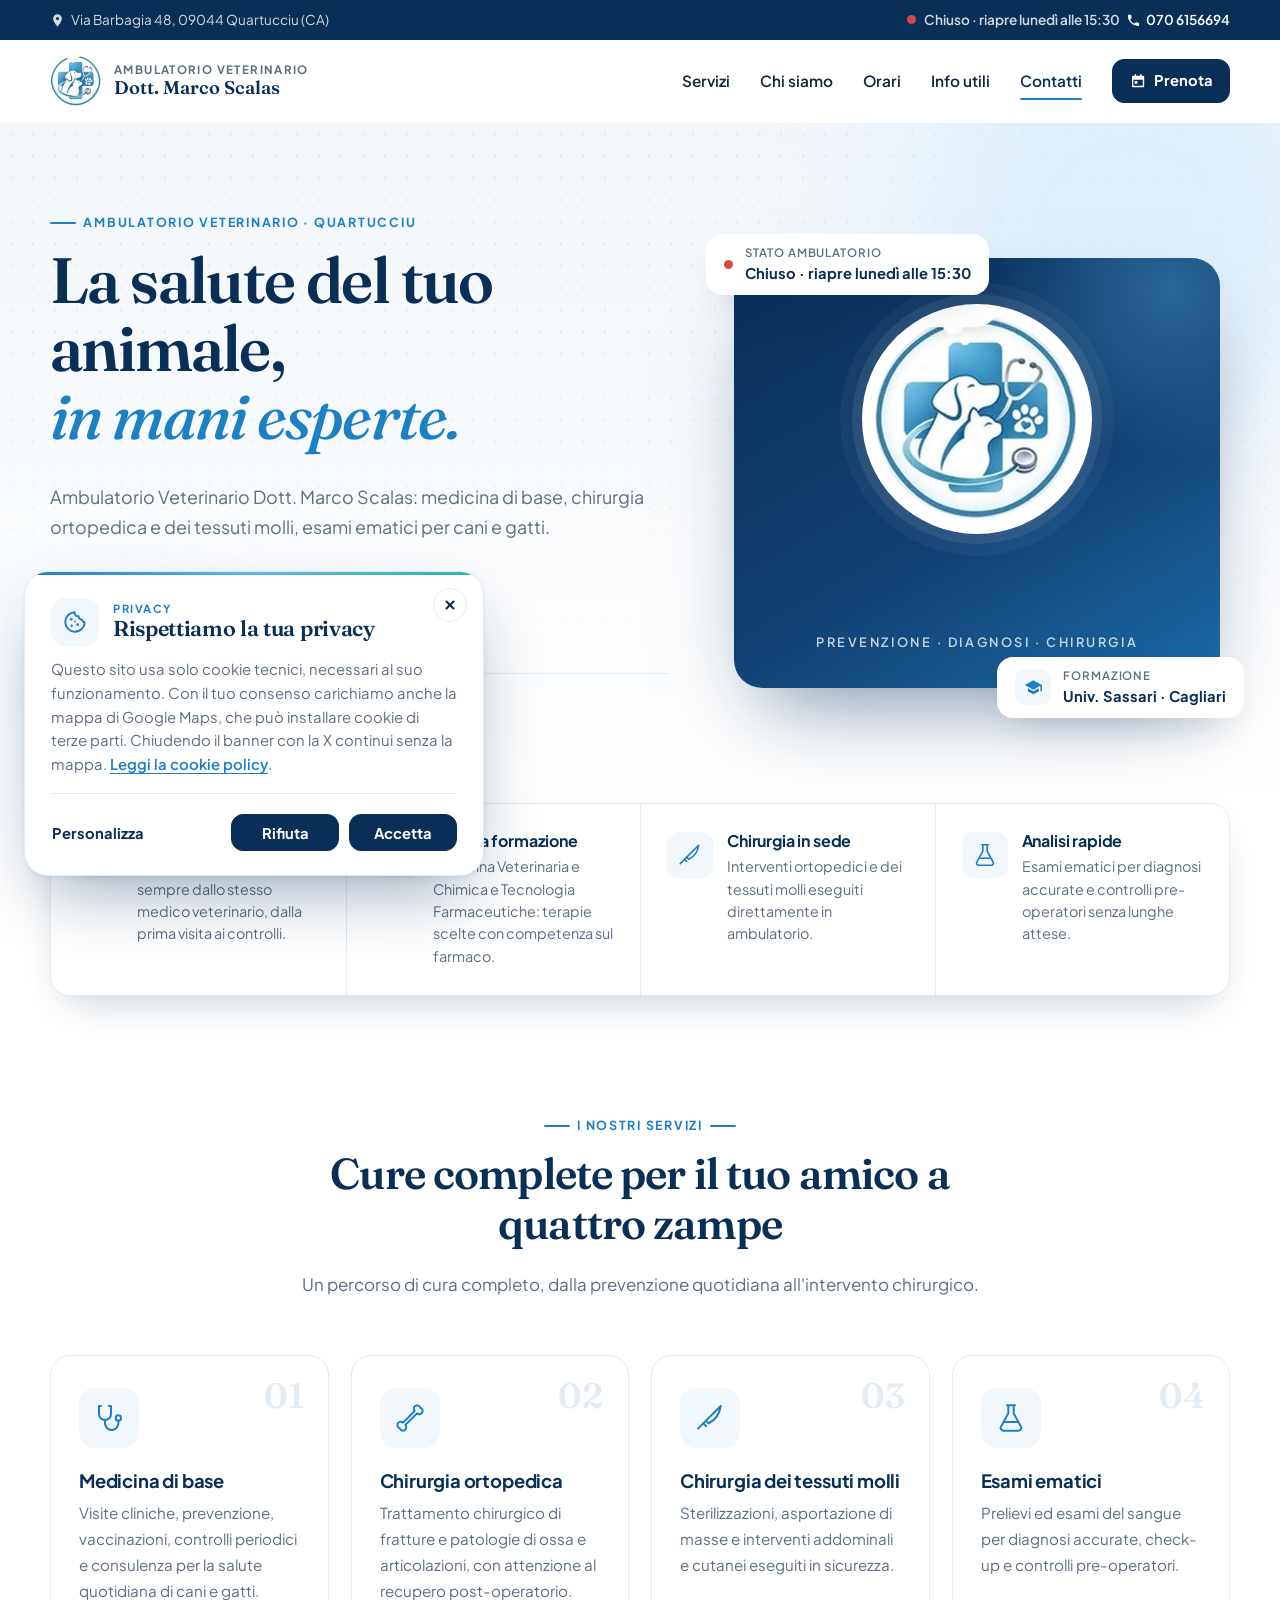
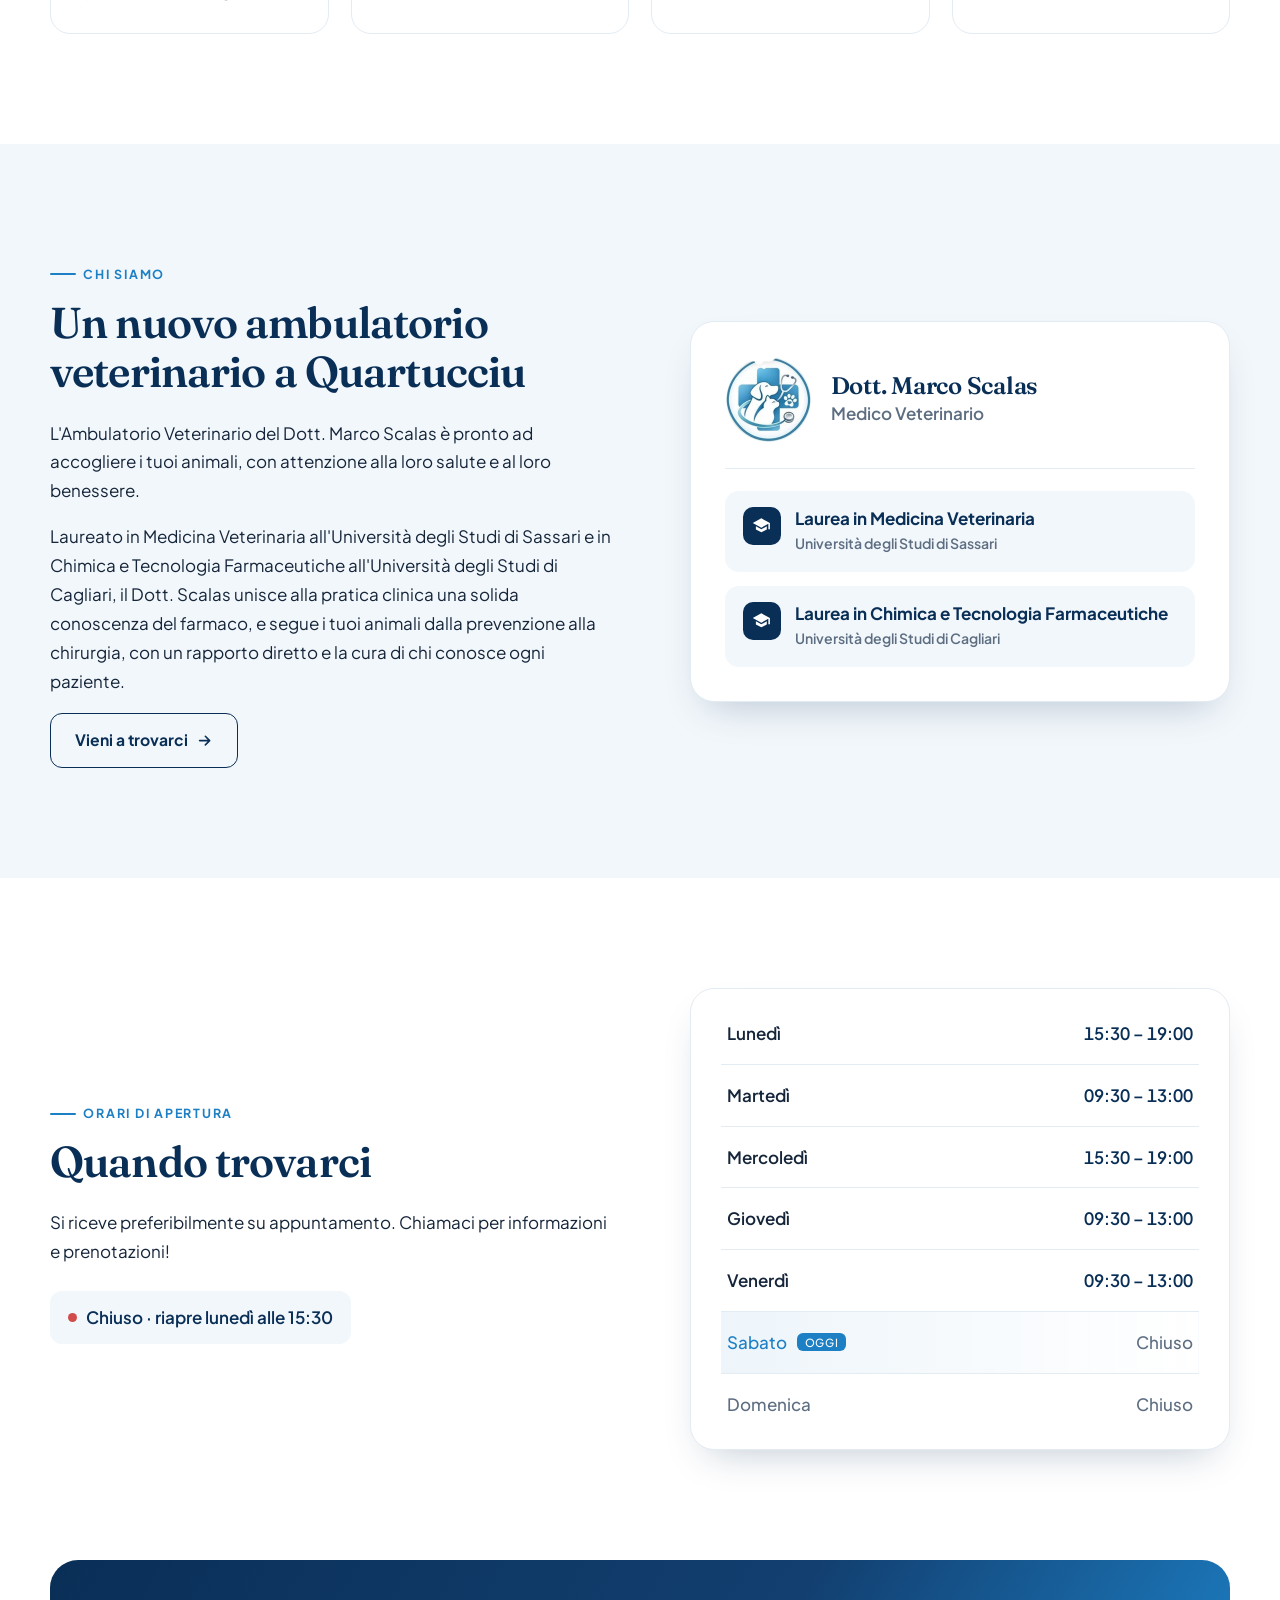
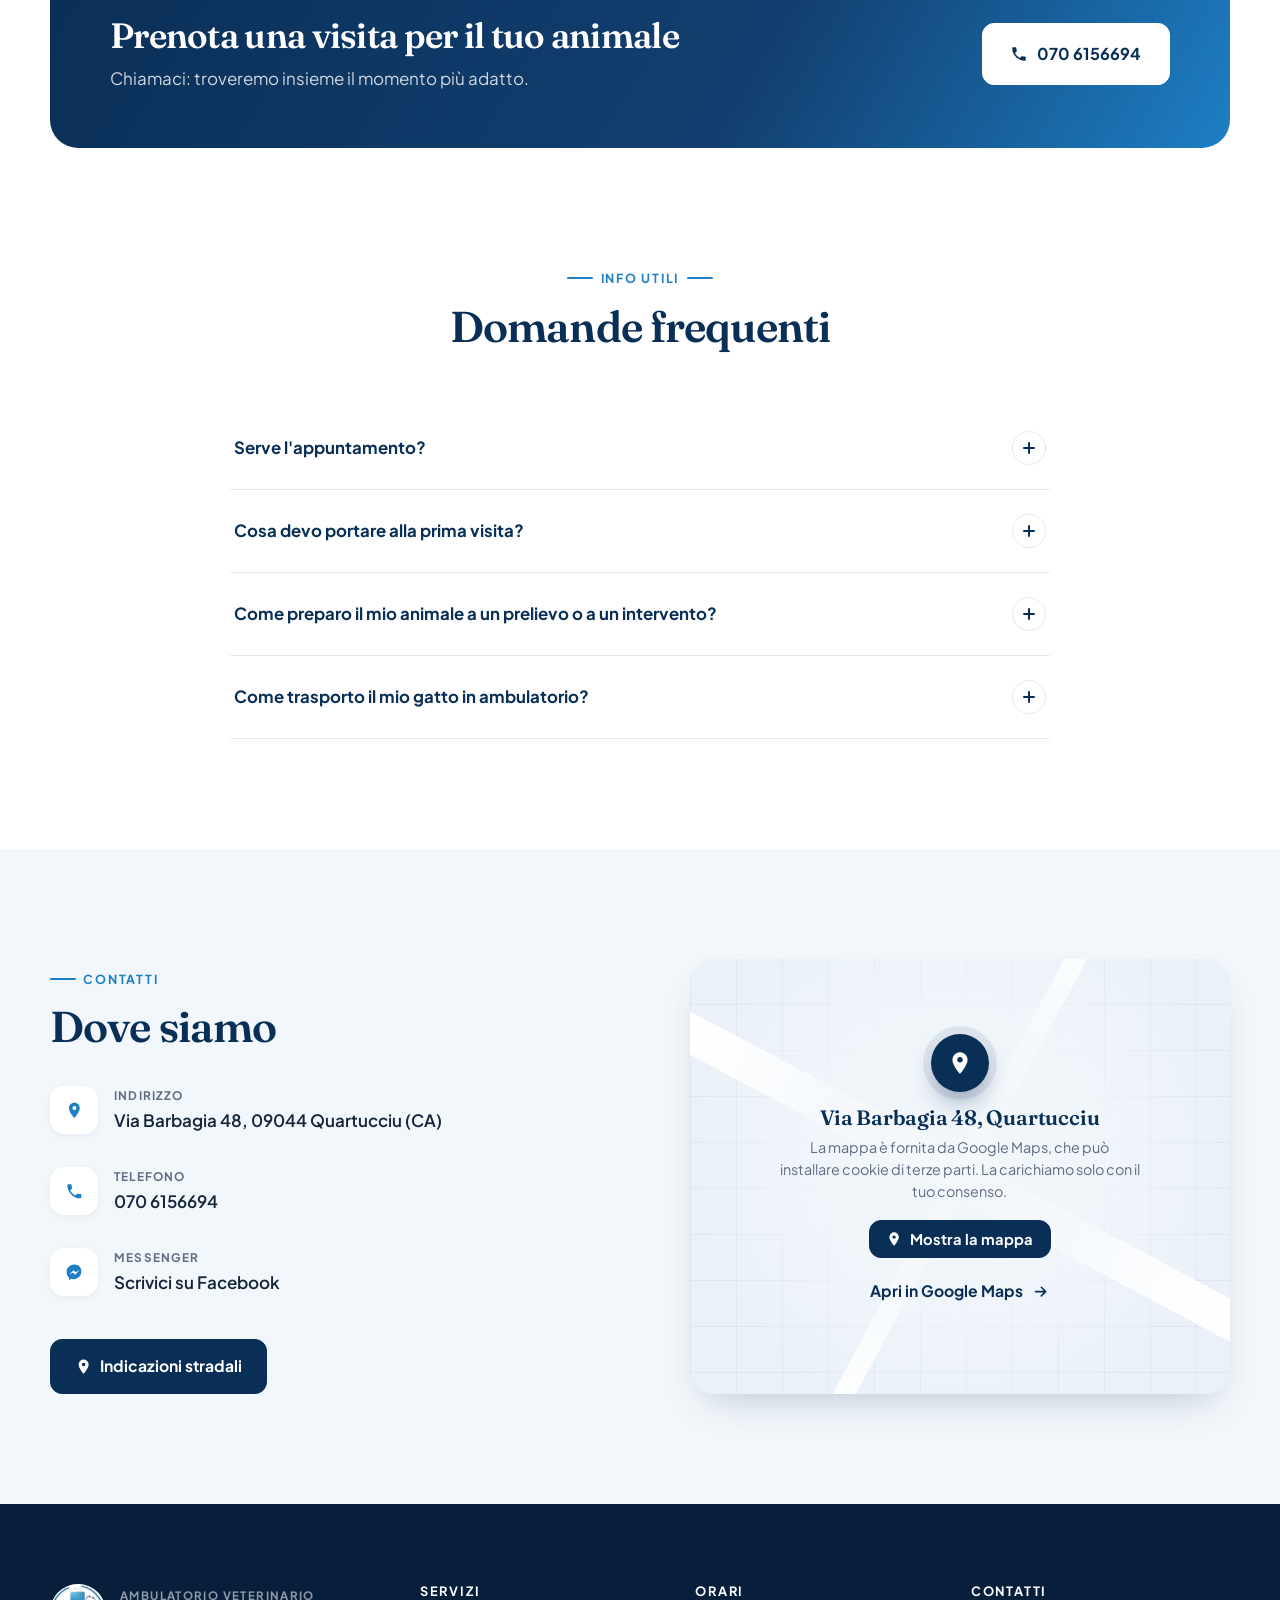
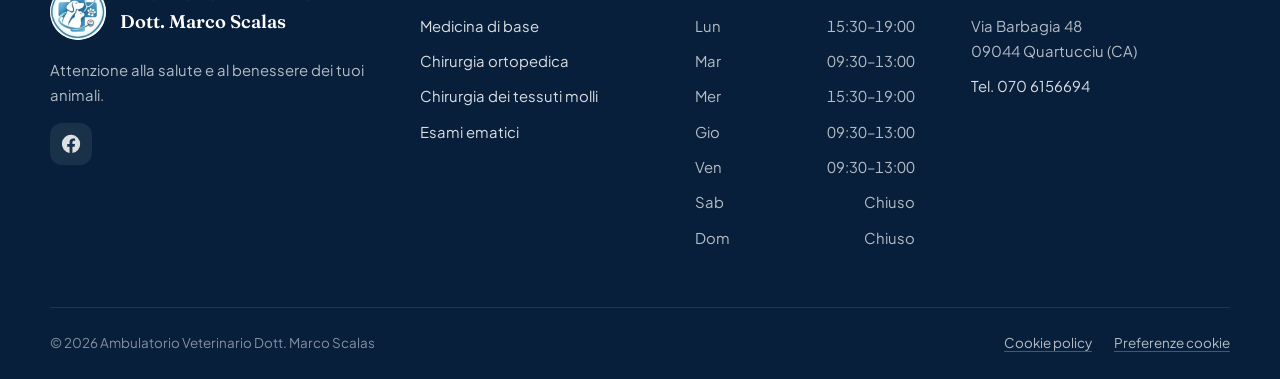
<file: index.html>
<!doctype html> <html lang="it"> <head> <meta charset="utf-8"> <meta name="viewport" content="width=device-width, initial-scale=1"> <meta name="theme-color" content="#0a2f57"> <script>document.documentElement.classList.add('js');</script> <title>Ambulatorio Veterinario Dott. Marco Scalas | Ambulatorio veterinario a Quartucciu (CA)</title> <meta name="generator" content="Jekyll v4.4.1"/> <meta property="og:title" content="Ambulatorio Veterinario Dott. Marco Scalas"/> <meta property="og:locale" content="it_IT"/> <meta name="description" content="Ambulatorio Veterinario del Dott. Marco Scalas a Quartucciu (CA): medicina di base, chirurgia ortopedica, chirurgia dei tessuti molli ed esami ematici per cani e gatti. Via Barbagia 48 – Tel. 070 6156694."/> <meta name="twitter:description" property="og:description" content="Ambulatorio Veterinario del Dott. Marco Scalas a Quartucciu (CA): medicina di base, chirurgia ortopedica, chirurgia dei tessuti molli ed esami ematici per cani e gatti. Via Barbagia 48 – Tel. 070 6156694."/> <link rel="canonical" href="http://localhost:4000/"/> <meta property="og:url" content="http://localhost:4000/"/> <meta property="og:site_name" content="Ambulatorio Veterinario Dott. Marco Scalas"/> <meta property="og:type" content="website"/> <meta name="twitter:card" content="summary"/> <meta name="twitter:title" content="Ambulatorio Veterinario Dott. Marco Scalas"/> <script type="application/ld+json">{"@context":"https://schema.org","@type":"WebSite","description":"Ambulatorio Veterinario del Dott. Marco Scalas a Quartucciu (CA): medicina di base, chirurgia ortopedica, chirurgia dei tessuti molli ed esami ematici per cani e gatti. Via Barbagia 48 – Tel. 070 6156694.","headline":"Ambulatorio Veterinario Dott. Marco Scalas","name":"Ambulatorio Veterinario Dott. Marco Scalas","publisher":{"@type":"Organization","logo":{"@type":"ImageObject","url":"http://localhost:4000/assets/images/logo.png"}},"sameAs":["https://www.facebook.com/dottscalas"],"url":"http://localhost:4000/"}</script> <link rel="icon" type="image/png" href="/assets/images/favicon.png"> <link rel="apple-touch-icon" href="/assets/images/logo.png"> <link rel="preload" href="/assets/fonts/plus-jakarta-sans-latin-wght-normal.woff2" as="font" type="font/woff2" crossorigin> <link rel="preload" href="/assets/fonts/fraunces-latin-standard-normal.woff2" as="font" type="font/woff2" crossorigin> <link rel="stylesheet" href="/assets/css/main.css"> <script type="application/ld+json">{"@context":"https://schema.org","@type":"VeterinaryCare","name":"Ambulatorio Veterinario Dott. Marco Scalas","image":"http://localhost:4000/assets/images/logo.png","url":"http://localhost:4000/","telephone":"+390706156694","address":{"@type":"PostalAddress","streetAddress":"Via Barbagia 48","postalCode":"09044","addressLocality":"Quartucciu","addressRegion":"CA","addressCountry":"IT"},"openingHoursSpecification":[{"@type":"OpeningHoursSpecification","dayOfWeek":"https://schema.org/Monday","opens":"15:30","closes":"19:00"},{"@type":"OpeningHoursSpecification","dayOfWeek":"https://schema.org/Tuesday","opens":"09:30","closes":"13:00"},{"@type":"OpeningHoursSpecification","dayOfWeek":"https://schema.org/Wednesday","opens":"15:30","closes":"19:00"},{"@type":"OpeningHoursSpecification","dayOfWeek":"https://schema.org/Thursday","opens":"09:30","closes":"13:00"},{"@type":"OpeningHoursSpecification","dayOfWeek":"https://schema.org/Friday","opens":"09:30","closes":"13:00"}],"sameAs":["https://www.facebook.com/dottscalas"]}</script> </head> <body> <a class="skip-link" href="#main">Vai al contenuto</a> <div class="topbar"> <div class="container topbar-inner"> <span><svg class="icon" viewBox="0 0 24 24" aria-hidden="true"><path fill="currentColor" d="M12 2a7 7 0 0 0-7 7c0 5.25 7 13 7 13s7-7.75 7-13a7 7 0 0 0-7-7zm0 9.5A2.5 2.5 0 1 1 12 6.5a2.5 2.5 0 0 1 0 5z"/></svg> Via Barbagia 48, 09044 Quartucciu (CA)</span> <span class="topbar-right"> <span class="status" data-status><span class="status-dot"></span><span data-status-text>Orari di apertura</span></span> <a href="tel:+390706156694"><svg class="icon" viewBox="0 0 24 24" aria-hidden="true"><path fill="currentColor" d="M6.6 10.8a15.1 15.1 0 0 0 6.6 6.6l2.2-2.2a1 1 0 0 1 1-.25 11.4 11.4 0 0 0 3.6.57 1 1 0 0 1 1 1V20a1 1 0 0 1-1 1A17 17 0 0 1 3 4a1 1 0 0 1 1-1h3.5a1 1 0 0 1 1 1c0 1.25.2 2.45.57 3.57a1 1 0 0 1-.25 1z"/></svg> 070 6156694</a> </span> </div> </div> <header class="site-header"> <div class="container header-inner"> <a class="brand" href="#top" aria-label="Ambulatorio Veterinario Dott. Marco Scalas – torna all'inizio"> <img src="/assets/images/logo.png" alt="" width="52" height="52"> <span class="brand-text"> <span class="brand-small">Ambulatorio Veterinario</span> <strong>Dott. Marco Scalas</strong> </span> </a> <button class="nav-toggle" aria-controls="menu" aria-expanded="false" aria-label="Apri il menu"> <span></span><span></span><span></span> </button> <nav id="menu" class="nav" aria-label="Menu principale"> <a href="#servizi">Servizi</a> <a href="#chi-siamo">Chi siamo</a> <a href="#orari">Orari</a> <a href="#faq">Info utili</a> <a href="#contatti">Contatti</a> <a class="btn btn-small" href="tel:+390706156694"><svg class="icon" viewBox="0 0 24 24" aria-hidden="true"><path fill="currentColor" d="M7 2h2v2h6V2h2v2h3a1 1 0 0 1 1 1v15a1 1 0 0 1-1 1H4a1 1 0 0 1-1-1V5a1 1 0 0 1 1-1h3zm12 8H5v9h14zM7 12h4v4H7z"/></svg> Prenota</a> </nav> </div> </header> <main id="main"> <section class="hero" id="top"> <div class="hero-bg" aria-hidden="true"><span class="orb orb-1"></span><span class="orb orb-2"></span></div> <div class="container hero-inner"> <div class="hero-text"> <p class="eyebrow anim" style="--d:0">Ambulatorio veterinario · Quartucciu</p> <h1 class="anim" style="--d:1">La salute del tuo animale,<br><em>in mani esperte.</em></h1> <p class="lead anim" style="--d:2">Ambulatorio Veterinario Dott. Marco Scalas: medicina di base, chirurgia ortopedica e dei tessuti molli, esami ematici per cani e gatti.</p> <div class="hero-actions anim" style="--d:3"> <a class="btn btn-lg" href="tel:+390706156694"><svg class="icon" viewBox="0 0 24 24" aria-hidden="true"><path fill="currentColor" d="M6.6 10.8a15.1 15.1 0 0 0 6.6 6.6l2.2-2.2a1 1 0 0 1 1-.25 11.4 11.4 0 0 0 3.6.57 1 1 0 0 1 1 1V20a1 1 0 0 1-1 1A17 17 0 0 1 3 4a1 1 0 0 1 1-1h3.5a1 1 0 0 1 1 1c0 1.25.2 2.45.57 3.57a1 1 0 0 1-.25 1z"/></svg> Prenota una visita</a> <a class="btn btn-link" href="#servizi">Scopri i servizi <svg class="icon" viewBox="0 0 24 24" aria-hidden="true"><path fill="none" stroke="currentColor" stroke-width="2.2" stroke-linecap="round" stroke-linejoin="round" d="M5 12h14M13 6l6 6-6 6"/></svg></a> </div> <ul class="hero-meta anim" style="--d:4"> <li><strong>070 6156694</strong><span>Informazioni e appuntamenti</span></li> <li><strong>Via Barbagia 48</strong><span>09044 Quartucciu (CA)</span></li> </ul> </div> <div class="hero-visual anim" style="--d:2" aria-hidden="true"> <div class="visual-card"> <div class="visual-logo"><img src="/assets/images/logo.png" alt="" width="352" height="352"></div> <svg class="ecg" viewBox="0 0 400 80" preserveAspectRatio="none"> <path class="ecg-line" d="M0 40h120l12-18 14 44 16-60 14 52 10-18h214"/> </svg> <p class="visual-caption">Prevenzione · Diagnosi · Chirurgia</p> </div> <div class="float-card float-1 status" data-status> <span class="status-dot"></span> <div><small>Stato ambulatorio</small><strong data-status-text>Orari di apertura</strong></div> </div> <div class="float-card float-2"> <span class="float-icon"><svg class="icon" viewBox="0 0 24 24" aria-hidden="true"><path fill="currentColor" d="M12 3 1 9l11 6 9-4.9V17h2V9zM5 13.2v4L12 21l7-3.8v-4L12 17z"/></svg></span> <div><small>Formazione</small><strong>Univ. Sassari · Cagliari</strong></div> </div> </div> </div> </section> <section class="strengths" aria-label="Perché sceglierci"> <div class="container strengths-grid"> <div class="strength reveal" style="--d:0"> <span class="strength-icon"><svg class="icon" viewBox="0 0 48 48" aria-hidden="true"><path fill="none" stroke="currentColor" stroke-width="3" stroke-linejoin="round" d="M24 41S6 30 6 17.5A9.5 9.5 0 0 1 24 13a9.5 9.5 0 0 1 18 4.5C42 30 24 41 24 41z"/><path fill="none" stroke="currentColor" stroke-width="3" stroke-linecap="round" stroke-linejoin="round" d="M11 24h7l3-5 5 10 3-5h8"/></svg></span> <div><h3>Rapporto diretto</h3><p>Il tuo animale è seguito sempre dallo stesso medico veterinario, dalla prima visita ai controlli.</p></div> </div> <div class="strength reveal" style="--d:1"> <span class="strength-icon"><svg class="icon" viewBox="0 0 24 24" aria-hidden="true"><path fill="currentColor" d="M12 3 1 9l11 6 9-4.9V17h2V9zM5 13.2v4L12 21l7-3.8v-4L12 17z"/></svg></span> <div><h3>Doppia formazione</h3><p>Medicina Veterinaria e Chimica e Tecnologia Farmaceutiche: terapie scelte con competenza sul farmaco.</p></div> </div> <div class="strength reveal" style="--d:2"> <span class="strength-icon"><svg class="icon" viewBox="0 0 48 48" aria-hidden="true"><g fill="none" stroke="currentColor" stroke-width="3" stroke-linecap="round" stroke-linejoin="round"><path d="M40 6 18 28l4 4c8-4 16-12 18-26z"/><path d="m18 28-12 12"/><path d="m14 32 4 4"/></g></svg></span> <div><h3>Chirurgia in sede</h3><p>Interventi ortopedici e dei tessuti molli eseguiti direttamente in ambulatorio.</p></div> </div> <div class="strength reveal" style="--d:3"> <span class="strength-icon"><svg class="icon" viewBox="0 0 48 48" aria-hidden="true"><g fill="none" stroke="currentColor" stroke-width="3" stroke-linecap="round" stroke-linejoin="round"><path d="M18 5h12M20 5v12L9 37a4 4 0 0 0 3.5 6h23a4 4 0 0 0 3.5-6L28 17V5"/><path d="M14 30h20"/></g></svg></span> <div><h3>Analisi rapide</h3><p>Esami ematici per diagnosi accurate e controlli pre-operatori senza lunghe attese.</p></div> </div> </div> </section> <section class="section" id="servizi"> <div class="container"> <div class="section-head reveal"> <p class="eyebrow">I nostri servizi</p> <h2>Cure complete per il tuo amico a quattro zampe</h2> <p class="muted">Un percorso di cura completo, dalla prevenzione quotidiana all'intervento chirurgico.</p> </div> <div class="grid-services"> <article class="service reveal" style="--d:0"> <span class="service-num">01</span> <div class="service-icon"><svg class="icon" viewBox="0 0 48 48" aria-hidden="true"><g fill="none" stroke="currentColor" stroke-width="3" stroke-linecap="round" stroke-linejoin="round"><path d="M12 6H9v12a9 9 0 0 0 18 0V6h-3"/><path d="M18 27v5a10 10 0 0 0 20 0v-4"/><circle cx="38" cy="24" r="4"/></g></svg></div> <h3>Medicina di base</h3> <p>Visite cliniche, prevenzione, vaccinazioni, controlli periodici e consulenza per la salute quotidiana di cani e gatti.</p> </article> <article class="service reveal" style="--d:1"> <span class="service-num">02</span> <div class="service-icon"><svg class="icon" viewBox="0 0 48 48" aria-hidden="true"><path fill="none" stroke="currentColor" stroke-width="3" stroke-linejoin="round" d="M31 13.5a5 5 0 1 1 8.4-4.9 5 5 0 1 1-4.9 8.4L17 34.5a5 5 0 1 1-8.4 4.9 5 5 0 1 1 4.9-8.4z"/></svg></div> <h3>Chirurgia ortopedica</h3> <p>Trattamento chirurgico di fratture e patologie di ossa e articolazioni, con attenzione al recupero post-operatorio.</p> </article> <article class="service reveal" style="--d:2"> <span class="service-num">03</span> <div class="service-icon"><svg class="icon" viewBox="0 0 48 48" aria-hidden="true"><g fill="none" stroke="currentColor" stroke-width="3" stroke-linecap="round" stroke-linejoin="round"><path d="M40 6 18 28l4 4c8-4 16-12 18-26z"/><path d="m18 28-12 12"/><path d="m14 32 4 4"/></g></svg></div> <h3>Chirurgia dei tessuti molli</h3> <p>Sterilizzazioni, asportazione di masse e interventi addominali e cutanei eseguiti in sicurezza.</p> </article> <article class="service reveal" style="--d:3"> <span class="service-num">04</span> <div class="service-icon"><svg class="icon" viewBox="0 0 48 48" aria-hidden="true"><g fill="none" stroke="currentColor" stroke-width="3" stroke-linecap="round" stroke-linejoin="round"><path d="M18 5h12M20 5v12L9 37a4 4 0 0 0 3.5 6h23a4 4 0 0 0 3.5-6L28 17V5"/><path d="M14 30h20"/></g></svg></div> <h3>Esami ematici</h3> <p>Prelievi ed esami del sangue per diagnosi accurate, check-up e controlli pre-operatori.</p> </article> </div> </div> </section> <section class="section section-alt" id="chi-siamo"> <div class="container two-col"> <div class="reveal"> <p class="eyebrow">Chi siamo</p> <h2>Un nuovo ambulatorio veterinario a Quartucciu</h2> <p>L'Ambulatorio Veterinario del Dott. Marco Scalas è pronto ad accogliere i tuoi animali, con attenzione alla loro salute e al loro benessere.</p><p>Laureato in Medicina Veterinaria all'Università degli Studi di Sassari e in Chimica e Tecnologia Farmaceutiche all'Università degli Studi di Cagliari, il Dott. Scalas unisce alla pratica clinica una solida conoscenza del farmaco, e segue i tuoi animali dalla prevenzione alla chirurgia, con un rapporto diretto e la cura di chi conosce ogni paziente.</p> <a class="btn btn-outline" href="#contatti">Vieni a trovarci <svg class="icon" viewBox="0 0 24 24" aria-hidden="true"><path fill="none" stroke="currentColor" stroke-width="2.2" stroke-linecap="round" stroke-linejoin="round" d="M5 12h14M13 6l6 6-6 6"/></svg></a> </div> <aside class="doctor-card reveal" style="--d:1"> <div class="doctor-head"> <img src="/assets/images/logo.png" alt="Logo dell'ambulatorio" width="88" height="88" loading="lazy"> <div><h3>Dott. Marco Scalas</h3><p>Medico Veterinario</p></div> </div> <ul class="titoli"> <li> <span class="titoli-icon"><svg class="icon" viewBox="0 0 24 24" aria-hidden="true"><path fill="currentColor" d="M12 3 1 9l11 6 9-4.9V17h2V9zM5 13.2v4L12 21l7-3.8v-4L12 17z"/></svg></span> <span><strong>Laurea in Medicina Veterinaria</strong><small>Università degli Studi di Sassari</small></span> </li> <li> <span class="titoli-icon"><svg class="icon" viewBox="0 0 24 24" aria-hidden="true"><path fill="currentColor" d="M12 3 1 9l11 6 9-4.9V17h2V9zM5 13.2v4L12 21l7-3.8v-4L12 17z"/></svg></span> <span><strong>Laurea in Chimica e Tecnologia Farmaceutiche</strong><small>Università degli Studi di Cagliari</small></span> </li> </ul> </aside> </div> </section> <section class="section" id="orari"> <div class="container two-col"> <div class="reveal"> <p class="eyebrow">Orari di apertura</p> <h2>Quando trovarci</h2> <p>Si riceve preferibilmente su appuntamento. Chiamaci per informazioni e prenotazioni!</p> <div class="status status-lg" data-status><span class="status-dot"></span><span data-status-text>Orari di apertura</span></div> </div> <div class="hours-card reveal" style="--d:1"> <table class="hours"> <caption class="sr-only">Orari settimanali</caption> <tbody> <tr data-day="Mo"> <th scope="row">Lunedì</th> <td>15:30 – 19:00</td> </tr> <tr data-day="Tu"> <th scope="row">Martedì</th> <td>09:30 – 13:00</td> </tr> <tr data-day="We"> <th scope="row">Mercoledì</th> <td>15:30 – 19:00</td> </tr> <tr data-day="Th"> <th scope="row">Giovedì</th> <td>09:30 – 13:00</td> </tr> <tr data-day="Fr"> <th scope="row">Venerdì</th> <td>09:30 – 13:00</td> </tr> <tr data-day="Sa" class="is-closed"> <th scope="row">Sabato</th> <td>Chiuso</td> </tr> <tr data-day="Su" class="is-closed"> <th scope="row">Domenica</th> <td>Chiuso</td> </tr> </tbody> </table> </div> </div> </section> <section class="cta"> <div class="container cta-inner reveal"> <svg class="cta-ecg" viewBox="0 0 400 80" preserveAspectRatio="none" aria-hidden="true"><path class="ecg-line" d="M0 40h120l12-18 14 44 16-60 14 52 10-18h214"/></svg> <div> <h2>Prenota una visita per il tuo animale</h2> <p>Chiamaci: troveremo insieme il momento più adatto.</p> </div> <a class="btn btn-light btn-lg" href="tel:+390706156694"><svg class="icon" viewBox="0 0 24 24" aria-hidden="true"><path fill="currentColor" d="M6.6 10.8a15.1 15.1 0 0 0 6.6 6.6l2.2-2.2a1 1 0 0 1 1-.25 11.4 11.4 0 0 0 3.6.57 1 1 0 0 1 1 1V20a1 1 0 0 1-1 1A17 17 0 0 1 3 4a1 1 0 0 1 1-1h3.5a1 1 0 0 1 1 1c0 1.25.2 2.45.57 3.57a1 1 0 0 1-.25 1z"/></svg> 070 6156694</a> </div> </section> <section class="section" id="faq"> <div class="container narrow"> <div class="section-head reveal"> <p class="eyebrow">Info utili</p> <h2>Domande frequenti</h2> </div> <details class="faq reveal" style="--d:0"> <summary>Serve l'appuntamento?<span class="faq-icon" aria-hidden="true"></span></summary> <div class="faq-body"><p>Consigliamo di prenotare telefonicamente allo 070 6156694, così possiamo dedicare al tuo animale tutto il tempo necessario.</p></div> </details> <details class="faq reveal" style="--d:1"> <summary>Cosa devo portare alla prima visita?<span class="faq-icon" aria-hidden="true"></span></summary> <div class="faq-body"><p>Il libretto sanitario, eventuali esami o referti precedenti e l'elenco dei farmaci che il tuo animale sta assumendo.</p></div> </details> <details class="faq reveal" style="--d:2"> <summary>Come preparo il mio animale a un prelievo o a un intervento?<span class="faq-icon" aria-hidden="true"></span></summary> <div class="faq-body"><p>Per esami del sangue e interventi chirurgici è spesso richiesto il digiuno: ti daremo tutte le indicazioni al momento della prenotazione.</p></div> </details> <details class="faq reveal" style="--d:3"> <summary>Come trasporto il mio gatto in ambulatorio?<span class="faq-icon" aria-hidden="true"></span></summary> <div class="faq-body"><p>Usa sempre un trasportino chiuso; i cani vanno condotti al guinzaglio.</p></div> </details> </div> </section> <section class="section section-alt" id="contatti"> <div class="container two-col contact-grid"> <div class="reveal"> <p class="eyebrow">Contatti</p> <h2>Dove siamo</h2> <ul class="contact-list"> <li><span class="contact-icon"><svg class="icon" viewBox="0 0 24 24" aria-hidden="true"><path fill="currentColor" d="M12 2a7 7 0 0 0-7 7c0 5.25 7 13 7 13s7-7.75 7-13a7 7 0 0 0-7-7zm0 9.5A2.5 2.5 0 1 1 12 6.5a2.5 2.5 0 0 1 0 5z"/></svg></span> <div><small>Indirizzo</small><a href="https://www.google.com/maps/search/?api=1&query=Via+Barbagia+48+09044+Quartucciu+CA" target="_blank" rel="noopener">Via Barbagia 48, 09044 Quartucciu (CA)</a></div></li> <li><span class="contact-icon"><svg class="icon" viewBox="0 0 24 24" aria-hidden="true"><path fill="currentColor" d="M6.6 10.8a15.1 15.1 0 0 0 6.6 6.6l2.2-2.2a1 1 0 0 1 1-.25 11.4 11.4 0 0 0 3.6.57 1 1 0 0 1 1 1V20a1 1 0 0 1-1 1A17 17 0 0 1 3 4a1 1 0 0 1 1-1h3.5a1 1 0 0 1 1 1c0 1.25.2 2.45.57 3.57a1 1 0 0 1-.25 1z"/></svg></span> <div><small>Telefono</small><a href="tel:+390706156694">070 6156694</a></div></li> <li><span class="contact-icon"><svg class="icon" viewBox="0 0 24 24" aria-hidden="true"><path fill="currentColor" d="M12 2C6.36 2 2 6.13 2 11.7c0 2.91 1.19 5.44 3.14 7.17V22l2.97-1.63c.93.26 1.9.4 2.89.4 5.64 0 10-4.13 10-9.7S17.64 2 12 2zm1 13.06-2.55-2.72-4.97 2.72 5.47-5.8 2.6 2.72 4.92-2.72z"/></svg></span> <div><small>Messenger</small><a href="https://m.me/dottscalas" target="_blank" rel="noopener">Scrivici su Facebook</a></div></li> </ul> <a class="btn" href="https://www.google.com/maps/search/?api=1&query=Via+Barbagia+48+09044+Quartucciu+CA" target="_blank" rel="noopener"><svg class="icon" viewBox="0 0 24 24" aria-hidden="true"><path fill="currentColor" d="M12 2a7 7 0 0 0-7 7c0 5.25 7 13 7 13s7-7.75 7-13a7 7 0 0 0-7-7zm0 9.5A2.5 2.5 0 1 1 12 6.5a2.5 2.5 0 0 1 0 5z"/></svg> Indicazioni stradali</a> </div> <div class="map reveal" style="--d:1" data-map-src="https://maps.google.com/maps?q=Via%20Barbagia%2048%2C%2009044%20Quartucciu%20CA&z=16&output=embed" data-map-title="Mappa: Via Barbagia 48, Quartucciu"> <div class="map-consent"> <div class="map-consent-inner"> <span class="map-pin"><svg class="icon" viewBox="0 0 24 24" aria-hidden="true"><path fill="currentColor" d="M12 2a7 7 0 0 0-7 7c0 5.25 7 13 7 13s7-7.75 7-13a7 7 0 0 0-7-7zm0 9.5A2.5 2.5 0 1 1 12 6.5a2.5 2.5 0 0 1 0 5z"/></svg></span> <h3>Via Barbagia 48, Quartucciu</h3> <p>La mappa è fornita da Google Maps, che può installare cookie di terze parti. La carichiamo solo con il tuo consenso.</p> <div class="map-consent-actions"> <button type="button" class="btn btn-small" data-consenso="maps"><svg class="icon" viewBox="0 0 24 24" aria-hidden="true"><path fill="currentColor" d="M12 2a7 7 0 0 0-7 7c0 5.25 7 13 7 13s7-7.75 7-13a7 7 0 0 0-7-7zm0 9.5A2.5 2.5 0 1 1 12 6.5a2.5 2.5 0 0 1 0 5z"/></svg> Mostra la mappa</button> <a class="btn btn-link" href="https://www.google.com/maps/search/?api=1&query=Via+Barbagia+48+09044+Quartucciu+CA" target="_blank" rel="noopener">Apri in Google Maps <svg class="icon" viewBox="0 0 24 24" aria-hidden="true"><path fill="none" stroke="currentColor" stroke-width="2.2" stroke-linecap="round" stroke-linejoin="round" d="M5 12h14M13 6l6 6-6 6"/></svg></a> </div> </div> </div> </div> </div> </section> <a class="call-fab" href="tel:+390706156694" aria-label="Chiama 070 6156694"><svg class="icon" viewBox="0 0 24 24" aria-hidden="true"><path fill="currentColor" d="M6.6 10.8a15.1 15.1 0 0 0 6.6 6.6l2.2-2.2a1 1 0 0 1 1-.25 11.4 11.4 0 0 0 3.6.57 1 1 0 0 1 1 1V20a1 1 0 0 1-1 1A17 17 0 0 1 3 4a1 1 0 0 1 1-1h3.5a1 1 0 0 1 1 1c0 1.25.2 2.45.57 3.57a1 1 0 0 1-.25 1z"/></svg></a> </main> <footer class="site-footer"> <div class="container footer-grid"> <div class="footer-col footer-about"> <div class="footer-brand"> <img src="/assets/images/logo.png" alt="" width="56" height="56" loading="lazy"> <div><span class="brand-small">Ambulatorio Veterinario</span><strong>Dott. Marco Scalas</strong></div> </div> <p>Attenzione alla salute e al benessere dei tuoi animali.</p> <a class="footer-social" href="https://www.facebook.com/dottscalas" target="_blank" rel="noopener" aria-label="Pagina Facebook"><svg class="icon" viewBox="0 0 24 24" aria-hidden="true"><path fill="currentColor" d="M22 12a10 10 0 1 0-11.56 9.88v-6.99H7.9V12h2.54V9.8c0-2.5 1.49-3.89 3.78-3.89 1.09 0 2.24.2 2.24.2v2.46h-1.26c-1.24 0-1.63.77-1.63 1.56V12h2.78l-.44 2.89h-2.34v6.99A10 10 0 0 0 22 12z"/></svg></a> </div> <div class="footer-col"> <h3>Servizi</h3> <ul><li><a href="#servizi">Medicina di base</a></li><li><a href="#servizi">Chirurgia ortopedica</a></li><li><a href="#servizi">Chirurgia dei tessuti molli</a></li><li><a href="#servizi">Esami ematici</a></li></ul> </div> <div class="footer-col"> <h3>Orari</h3> <ul class="footer-hours"> <li><span>Lun</span><span>15:30–19:00</span></li><li><span>Mar</span><span>09:30–13:00</span></li><li><span>Mer</span><span>15:30–19:00</span></li><li><span>Gio</span><span>09:30–13:00</span></li><li><span>Ven</span><span>09:30–13:00</span></li><li><span>Sab</span><span>Chiuso</span></li><li><span>Dom</span><span>Chiuso</span></li> </ul> </div> <div class="footer-col"> <h3>Contatti</h3> <ul> <li>Via Barbagia 48<br>09044 Quartucciu (CA)</li> <li><a href="tel:+390706156694">Tel. 070 6156694</a></li> </ul> </div> </div> <div class="container footer-bottom"> <span>&copy; 2026 Ambulatorio Veterinario Dott. Marco Scalas</span> <span class="footer-legal"> <a href="/cookie-policy/">Cookie policy</a> <button type="button" class="link-button" data-consenso="open">Preferenze cookie</button> </span> </div> </footer> <div class="consenso" id="consenso-privacy" role="dialog" aria-modal="false" aria-labelledby="consenso-title" aria-describedby="consenso-desc" hidden> <button type="button" class="consenso-close" data-consenso="reject" aria-label="Chiudi: continua solo con i cookie tecnici"></button> <div class="consenso-head"> <span class="consenso-icon"><svg class="icon" viewBox="0 0 24 24" aria-hidden="true"><path fill="none" stroke="currentColor" stroke-width="1.8" stroke-linejoin="round" d="M21 12.3A9 9 0 1 1 11.7 3a3 3 0 0 0 3.6 3.6 3 3 0 0 0 3.2 3.2 3 3 0 0 0 2.5 2.5z"/><g fill="currentColor"><circle cx="8.5" cy="9.5" r="1.3"/><circle cx="14.5" cy="14.5" r="1.3"/><circle cx="9" cy="15.5" r="1.1"/><circle cx="12" cy="11.5" r=".9"/></g></svg></span> <div> <p class="consenso-eyebrow">Privacy</p> <h2 id="consenso-title">Rispettiamo la tua privacy</h2> </div> </div> <p id="consenso-desc" class="consenso-text"> Questo sito usa solo cookie tecnici, necessari al suo funzionamento. Con il tuo consenso carichiamo anche la mappa di Google Maps, che può installare cookie di terze parti. Chiudendo il banner con la <span aria-hidden="true">X</span> continui senza la mappa. <a href="/cookie-policy/">Leggi la cookie policy</a>. </p> <div class="consenso-prefs" id="consenso-prefs" hidden> <div class="consenso-opt"> <span><strong>Tecnici</strong><small>Ricordano la tua scelta sui cookie. Sempre attivi.</small></span> <span class="switch is-locked"><input type="checkbox" checked disabled aria-label="Cookie tecnici, sempre attivi"><span class="switch-ui"></span></span> </div> <label class="consenso-opt" for="consenso-maps"> <span><strong>Mappe di terze parti</strong><small>Google Maps nella sezione Contatti (Google Ireland Ltd).</small></span> <span class="switch"><input type="checkbox" id="consenso-maps"><span class="switch-ui"></span></span> </label> </div> <div class="consenso-actions"> <button type="button" class="btn btn-link consenso-customize" data-consenso="customize" aria-expanded="false" aria-controls="consenso-prefs">Personalizza</button> <button type="button" class="btn btn-link consenso-save" data-consenso="save" hidden>Salva le scelte</button> <span class="consenso-main"> <button type="button" class="btn btn-small" data-consenso="reject">Rifiuta</button> <button type="button" class="btn btn-small" data-consenso="accept">Accetta</button> </span> </div> </div> <script>window.ORARI = [{"giorno":"Lunedì","schema":"Mo","apertura":"15:30","chiusura":"19:00"},{"giorno":"Martedì","schema":"Tu","apertura":"09:30","chiusura":"13:00"},{"giorno":"Mercoledì","schema":"We","apertura":"15:30","chiusura":"19:00"},{"giorno":"Giovedì","schema":"Th","apertura":"09:30","chiusura":"13:00"},{"giorno":"Venerdì","schema":"Fr","apertura":"09:30","chiusura":"13:00"},{"giorno":"Sabato","schema":"Sa","chiuso":true},{"giorno":"Domenica","schema":"Su","chiuso":true}];</script> <script src="/assets/js/main.js" defer></script> <script src="/assets/js/consenso.js" defer></script> </body> </html>
</file>
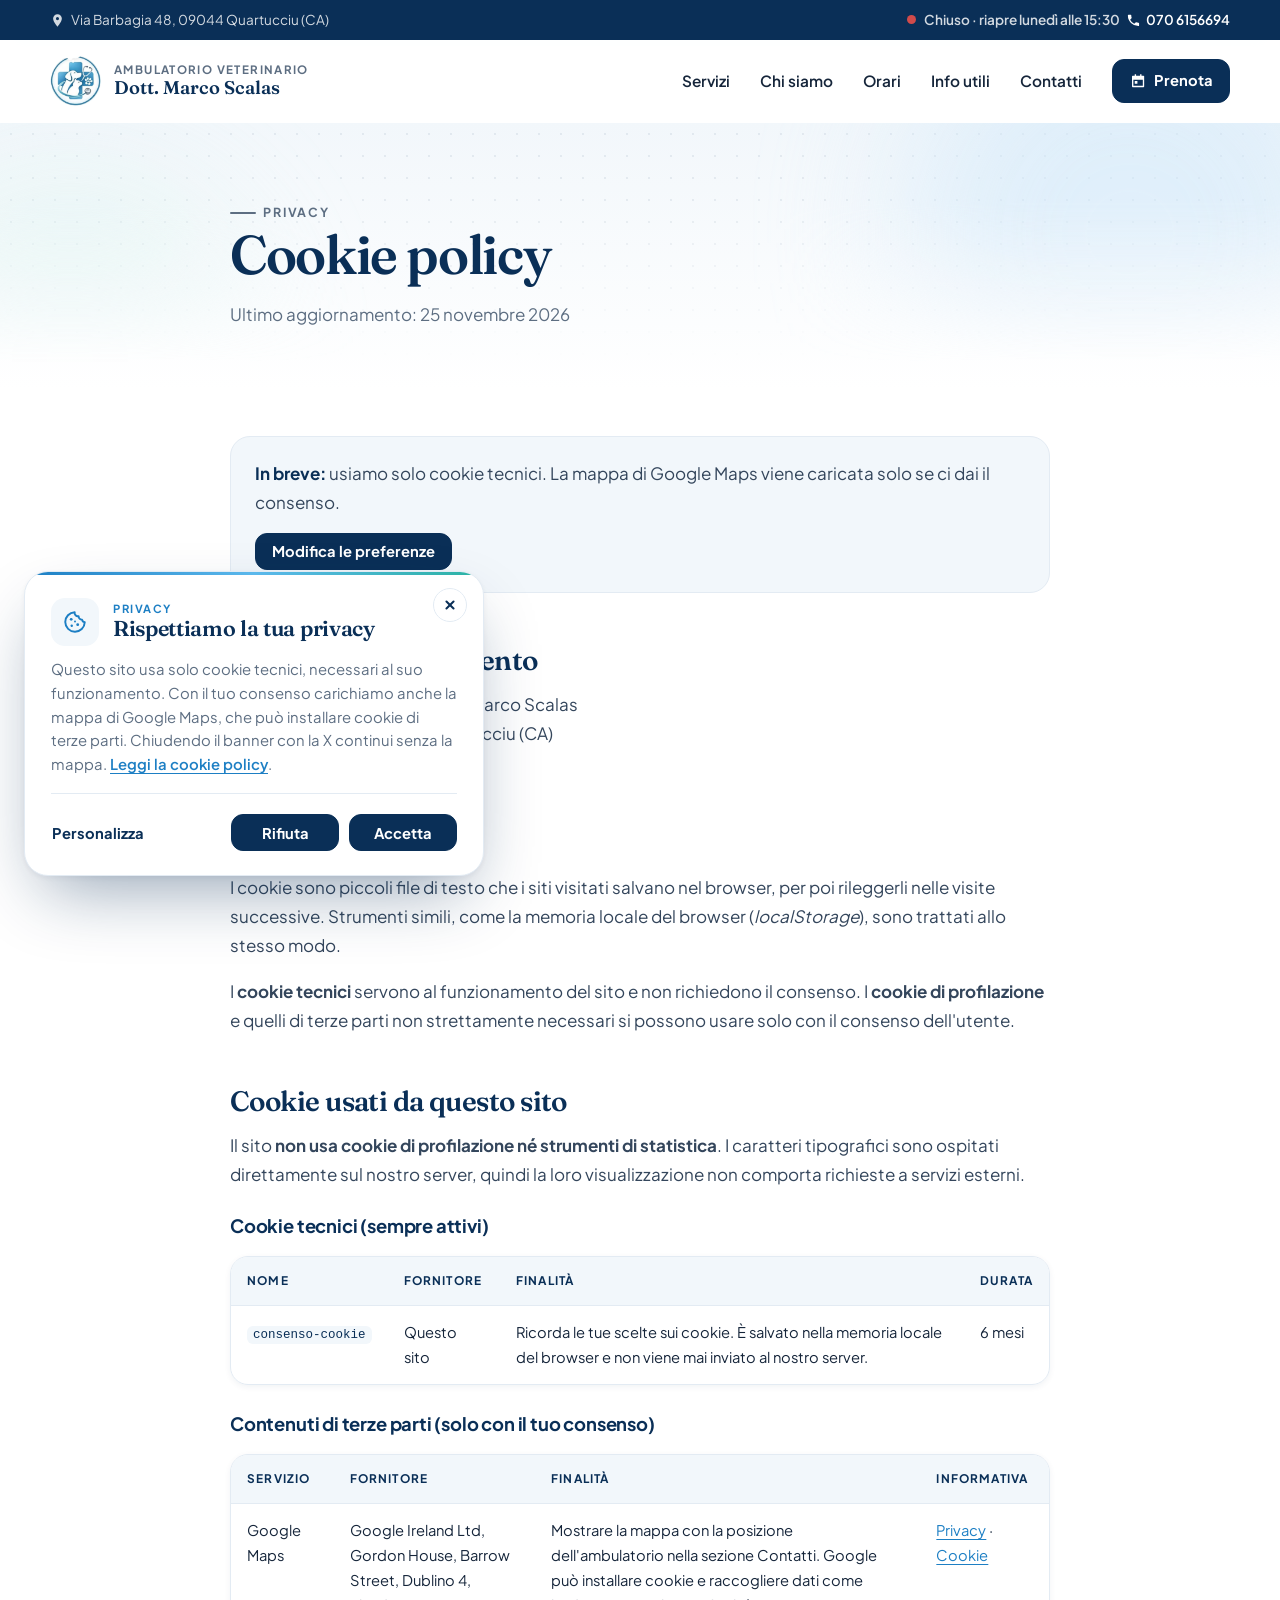
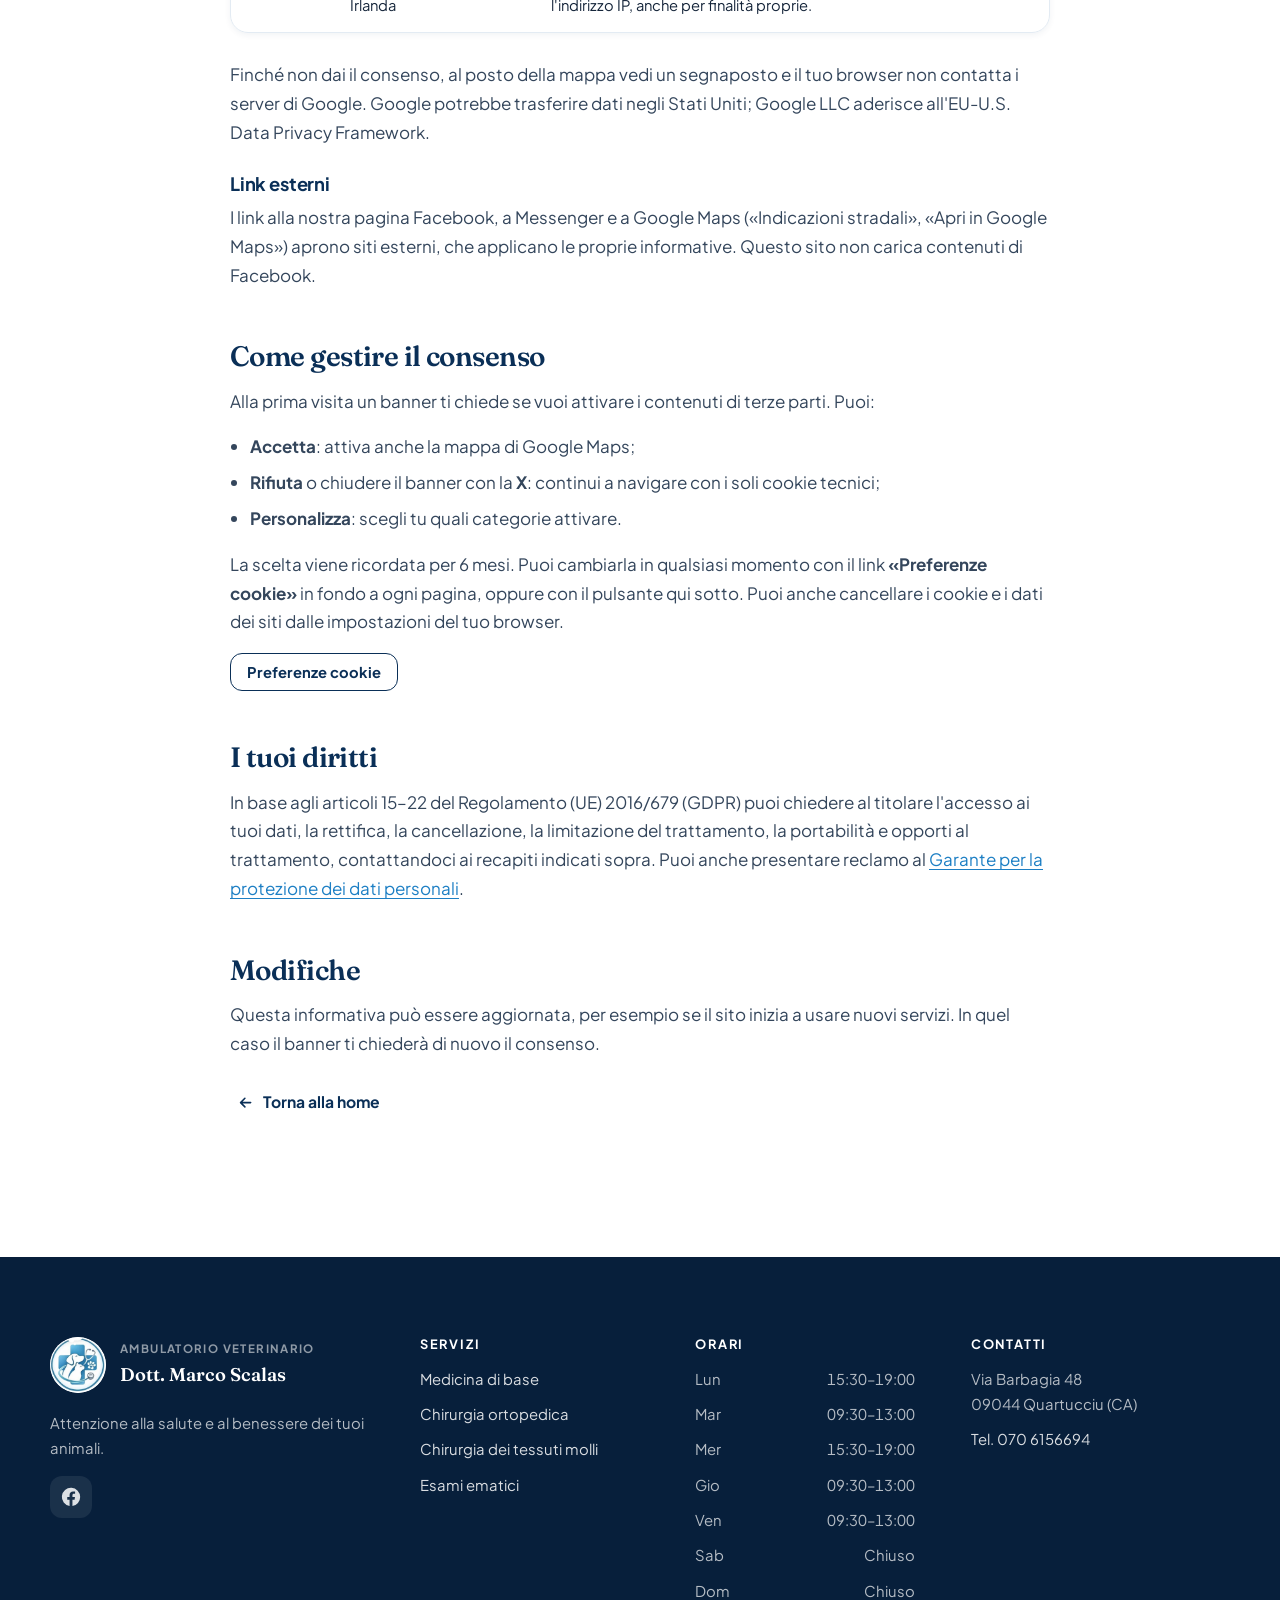
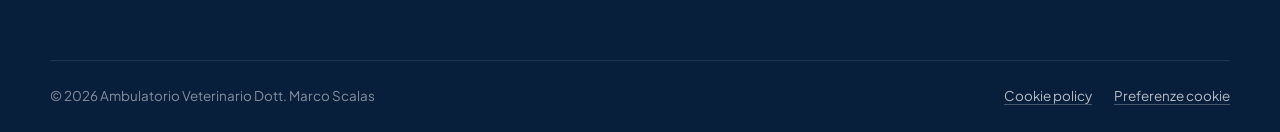
<file: cookie-policy/index.html>
<!doctype html> <html lang="it"> <head> <meta charset="utf-8"> <meta name="viewport" content="width=device-width, initial-scale=1"> <meta name="theme-color" content="#0a2f57"> <script>document.documentElement.classList.add('js');</script> <title>Cookie policy | Ambulatorio Veterinario Dott. Marco Scalas</title> <meta name="generator" content="Jekyll v4.4.1"/> <meta property="og:title" content="Cookie policy"/> <meta property="og:locale" content="it_IT"/> <meta name="description" content="Informativa sui cookie del sito dell’Ambulatorio Veterinario Dott. Marco Scalas a Quartucciu (CA)."/> <meta name="twitter:description" property="og:description" content="Informativa sui cookie del sito dell’Ambulatorio Veterinario Dott. Marco Scalas a Quartucciu (CA)."/> <link rel="canonical" href="http://localhost:4000/cookie-policy/"/> <meta property="og:url" content="http://localhost:4000/cookie-policy/"/> <meta property="og:site_name" content="Ambulatorio Veterinario Dott. Marco Scalas"/> <meta property="og:type" content="website"/> <meta name="twitter:card" content="summary"/> <meta name="twitter:title" content="Cookie policy"/> <script type="application/ld+json">{"@context":"https://schema.org","@type":"WebPage","description":"Informativa sui cookie del sito dell’Ambulatorio Veterinario Dott. Marco Scalas a Quartucciu (CA).","headline":"Cookie policy","publisher":{"@type":"Organization","logo":{"@type":"ImageObject","url":"http://localhost:4000/assets/images/logo.png"}},"url":"http://localhost:4000/cookie-policy/"}</script> <link rel="icon" type="image/png" href="/assets/images/favicon.png"> <link rel="apple-touch-icon" href="/assets/images/logo.png"> <link rel="preload" href="/assets/fonts/plus-jakarta-sans-latin-wght-normal.woff2" as="font" type="font/woff2" crossorigin> <link rel="preload" href="/assets/fonts/fraunces-latin-standard-normal.woff2" as="font" type="font/woff2" crossorigin> <link rel="stylesheet" href="/assets/css/main.css"> <script type="application/ld+json">{"@context":"https://schema.org","@type":"VeterinaryCare","name":"Ambulatorio Veterinario Dott. Marco Scalas","image":"http://localhost:4000/assets/images/logo.png","url":"http://localhost:4000/","telephone":"+390706156694","address":{"@type":"PostalAddress","streetAddress":"Via Barbagia 48","postalCode":"09044","addressLocality":"Quartucciu","addressRegion":"CA","addressCountry":"IT"},"openingHoursSpecification":[{"@type":"OpeningHoursSpecification","dayOfWeek":"https://schema.org/Monday","opens":"15:30","closes":"19:00"},{"@type":"OpeningHoursSpecification","dayOfWeek":"https://schema.org/Tuesday","opens":"09:30","closes":"13:00"},{"@type":"OpeningHoursSpecification","dayOfWeek":"https://schema.org/Wednesday","opens":"15:30","closes":"19:00"},{"@type":"OpeningHoursSpecification","dayOfWeek":"https://schema.org/Thursday","opens":"09:30","closes":"13:00"},{"@type":"OpeningHoursSpecification","dayOfWeek":"https://schema.org/Friday","opens":"09:30","closes":"13:00"}],"sameAs":["https://www.facebook.com/dottscalas"]}</script> </head> <body> <a class="skip-link" href="#main">Vai al contenuto</a> <div class="topbar"> <div class="container topbar-inner"> <span><svg class="icon" viewBox="0 0 24 24" aria-hidden="true"><path fill="currentColor" d="M12 2a7 7 0 0 0-7 7c0 5.25 7 13 7 13s7-7.75 7-13a7 7 0 0 0-7-7zm0 9.5A2.5 2.5 0 1 1 12 6.5a2.5 2.5 0 0 1 0 5z"/></svg> Via Barbagia 48, 09044 Quartucciu (CA)</span> <span class="topbar-right"> <span class="status" data-status><span class="status-dot"></span><span data-status-text>Orari di apertura</span></span> <a href="tel:+390706156694"><svg class="icon" viewBox="0 0 24 24" aria-hidden="true"><path fill="currentColor" d="M6.6 10.8a15.1 15.1 0 0 0 6.6 6.6l2.2-2.2a1 1 0 0 1 1-.25 11.4 11.4 0 0 0 3.6.57 1 1 0 0 1 1 1V20a1 1 0 0 1-1 1A17 17 0 0 1 3 4a1 1 0 0 1 1-1h3.5a1 1 0 0 1 1 1c0 1.25.2 2.45.57 3.57a1 1 0 0 1-.25 1z"/></svg> 070 6156694</a> </span> </div> </div> <header class="site-header"> <div class="container header-inner"> <a class="brand" href="/#top" aria-label="Ambulatorio Veterinario Dott. Marco Scalas – torna all'inizio"> <img src="/assets/images/logo.png" alt="" width="52" height="52"> <span class="brand-text"> <span class="brand-small">Ambulatorio Veterinario</span> <strong>Dott. Marco Scalas</strong> </span> </a> <button class="nav-toggle" aria-controls="menu" aria-expanded="false" aria-label="Apri il menu"> <span></span><span></span><span></span> </button> <nav id="menu" class="nav" aria-label="Menu principale"> <a href="/#servizi">Servizi</a> <a href="/#chi-siamo">Chi siamo</a> <a href="/#orari">Orari</a> <a href="/#faq">Info utili</a> <a href="/#contatti">Contatti</a> <a class="btn btn-small" href="tel:+390706156694"><svg class="icon" viewBox="0 0 24 24" aria-hidden="true"><path fill="currentColor" d="M7 2h2v2h6V2h2v2h3a1 1 0 0 1 1 1v15a1 1 0 0 1-1 1H4a1 1 0 0 1-1-1V5a1 1 0 0 1 1-1h3zm12 8H5v9h14zM7 12h4v4H7z"/></svg> Prenota</a> </nav> </div> </header> <main id="main"> <section class="legal-hero" id="top"> <div class="hero-bg" aria-hidden="true"><span class="orb orb-1"></span><span class="orb orb-2"></span></div> <div class="container narrow" style="position:relative"> <p class="eyebrow anim" style="--d:0">Privacy</p> <h1 class="anim" style="--d:1">Cookie policy</h1> <p class="anim" style="--d:2">Ultimo aggiornamento: 25 novembre 2026</p> </div> </section> <article class="legal"> <div class="container narrow"> <div class="legal-box reveal"> <p><strong>In breve:</strong> usiamo solo cookie tecnici. La mappa di Google Maps viene caricata solo se ci dai il consenso.</p> <button type="button" class="btn btn-small" data-consenso="open">Modifica le preferenze</button> </div> <h2>Titolare del trattamento</h2> <p> Ambulatorio Veterinario Dott. Marco Scalas<br> Via Barbagia 48, 09044 Quartucciu (CA)<br> Tel. <a href="tel:+390706156694">070 6156694</a> </p> <h2>Cosa sono i cookie</h2> <p>I cookie sono piccoli file di testo che i siti visitati salvano nel browser, per poi rileggerli nelle visite successive. Strumenti simili, come la memoria locale del browser (<em>localStorage</em>), sono trattati allo stesso modo.</p> <p>I <strong>cookie tecnici</strong> servono al funzionamento del sito e non richiedono il consenso. I <strong>cookie di profilazione</strong> e quelli di terze parti non strettamente necessari si possono usare solo con il consenso dell'utente.</p> <h2>Cookie usati da questo sito</h2> <p>Il sito <strong>non usa cookie di profilazione né strumenti di statistica</strong>. I caratteri tipografici sono ospitati direttamente sul nostro server, quindi la loro visualizzazione non comporta richieste a servizi esterni.</p> <h3>Cookie tecnici (sempre attivi)</h3> <div class="legal-table-wrap"> <table class="legal-table"> <thead><tr><th scope="col">Nome</th><th scope="col">Fornitore</th><th scope="col">Finalità</th><th scope="col">Durata</th></tr></thead> <tbody> <tr><td><code>consenso-cookie</code></td><td>Questo sito</td><td>Ricorda le tue scelte sui cookie. È salvato nella memoria locale del browser e non viene mai inviato al nostro server.</td><td>6 mesi</td></tr> </tbody> </table> </div> <h3>Contenuti di terze parti (solo con il tuo consenso)</h3> <div class="legal-table-wrap"> <table class="legal-table"> <thead><tr><th scope="col">Servizio</th><th scope="col">Fornitore</th><th scope="col">Finalità</th><th scope="col">Informativa</th></tr></thead> <tbody> <tr> <td>Google Maps</td> <td>Google Ireland Ltd, Gordon House, Barrow Street, Dublino 4, Irlanda</td> <td>Mostrare la mappa con la posizione dell'ambulatorio nella sezione Contatti. Google può installare cookie e raccogliere dati come l'indirizzo IP, anche per finalità proprie.</td> <td><a href="https://policies.google.com/privacy?hl=it" target="_blank" rel="noopener">Privacy</a> · <a href="https://policies.google.com/technologies/cookies?hl=it" target="_blank" rel="noopener">Cookie</a></td> </tr> </tbody> </table> </div> <p>Finché non dai il consenso, al posto della mappa vedi un segnaposto e il tuo browser non contatta i server di Google. Google potrebbe trasferire dati negli Stati Uniti; Google LLC aderisce all'EU-U.S. Data Privacy Framework.</p> <h3>Link esterni</h3> <p>I link alla nostra pagina Facebook, a Messenger e a Google Maps («Indicazioni stradali», «Apri in Google Maps») aprono siti esterni, che applicano le proprie informative. Questo sito non carica contenuti di Facebook.</p> <h2>Come gestire il consenso</h2> <p>Alla prima visita un banner ti chiede se vuoi attivare i contenuti di terze parti. Puoi:</p> <ul> <li><strong>Accetta</strong>: attiva anche la mappa di Google Maps;</li> <li><strong>Rifiuta</strong> o chiudere il banner con la <strong>X</strong>: continui a navigare con i soli cookie tecnici;</li> <li><strong>Personalizza</strong>: scegli tu quali categorie attivare.</li> </ul> <p>La scelta viene ricordata per 6 mesi. Puoi cambiarla in qualsiasi momento con il link <strong>«Preferenze cookie»</strong> in fondo a ogni pagina, oppure con il pulsante qui sotto. Puoi anche cancellare i cookie e i dati dei siti dalle impostazioni del tuo browser.</p> <p><button type="button" class="btn btn-outline btn-small" data-consenso="open">Preferenze cookie</button></p> <h2>I tuoi diritti</h2> <p>In base agli articoli 15–22 del Regolamento (UE) 2016/679 (GDPR) puoi chiedere al titolare l'accesso ai tuoi dati, la rettifica, la cancellazione, la limitazione del trattamento, la portabilità e opporti al trattamento, contattandoci ai recapiti indicati sopra. Puoi anche presentare reclamo al <a href="https://www.garanteprivacy.it" target="_blank" rel="noopener">Garante per la protezione dei dati personali</a>.</p> <h2>Modifiche</h2> <p>Questa informativa può essere aggiornata, per esempio se il sito inizia a usare nuovi servizi. In quel caso il banner ti chiederà di nuovo il consenso.</p> <p><a class="btn btn-link" href="/"><span style="display:inline-flex;transform:rotate(180deg)"><svg class="icon" viewBox="0 0 24 24" aria-hidden="true"><path fill="none" stroke="currentColor" stroke-width="2.2" stroke-linecap="round" stroke-linejoin="round" d="M5 12h14M13 6l6 6-6 6"/></svg></span> Torna alla home</a></p> </div> </article> </main> <footer class="site-footer"> <div class="container footer-grid"> <div class="footer-col footer-about"> <div class="footer-brand"> <img src="/assets/images/logo.png" alt="" width="56" height="56" loading="lazy"> <div><span class="brand-small">Ambulatorio Veterinario</span><strong>Dott. Marco Scalas</strong></div> </div> <p>Attenzione alla salute e al benessere dei tuoi animali.</p> <a class="footer-social" href="https://www.facebook.com/dottscalas" target="_blank" rel="noopener" aria-label="Pagina Facebook"><svg class="icon" viewBox="0 0 24 24" aria-hidden="true"><path fill="currentColor" d="M22 12a10 10 0 1 0-11.56 9.88v-6.99H7.9V12h2.54V9.8c0-2.5 1.49-3.89 3.78-3.89 1.09 0 2.24.2 2.24.2v2.46h-1.26c-1.24 0-1.63.77-1.63 1.56V12h2.78l-.44 2.89h-2.34v6.99A10 10 0 0 0 22 12z"/></svg></a> </div> <div class="footer-col"> <h3>Servizi</h3> <ul><li><a href="/#servizi">Medicina di base</a></li><li><a href="/#servizi">Chirurgia ortopedica</a></li><li><a href="/#servizi">Chirurgia dei tessuti molli</a></li><li><a href="/#servizi">Esami ematici</a></li></ul> </div> <div class="footer-col"> <h3>Orari</h3> <ul class="footer-hours"> <li><span>Lun</span><span>15:30–19:00</span></li><li><span>Mar</span><span>09:30–13:00</span></li><li><span>Mer</span><span>15:30–19:00</span></li><li><span>Gio</span><span>09:30–13:00</span></li><li><span>Ven</span><span>09:30–13:00</span></li><li><span>Sab</span><span>Chiuso</span></li><li><span>Dom</span><span>Chiuso</span></li> </ul> </div> <div class="footer-col"> <h3>Contatti</h3> <ul> <li>Via Barbagia 48<br>09044 Quartucciu (CA)</li> <li><a href="tel:+390706156694">Tel. 070 6156694</a></li> </ul> </div> </div> <div class="container footer-bottom"> <span>&copy; 2026 Ambulatorio Veterinario Dott. Marco Scalas</span> <span class="footer-legal"> <a href="/cookie-policy/">Cookie policy</a> <button type="button" class="link-button" data-consenso="open">Preferenze cookie</button> </span> </div> </footer> <div class="consenso" id="consenso-privacy" role="dialog" aria-modal="false" aria-labelledby="consenso-title" aria-describedby="consenso-desc" hidden> <button type="button" class="consenso-close" data-consenso="reject" aria-label="Chiudi: continua solo con i cookie tecnici"></button> <div class="consenso-head"> <span class="consenso-icon"><svg class="icon" viewBox="0 0 24 24" aria-hidden="true"><path fill="none" stroke="currentColor" stroke-width="1.8" stroke-linejoin="round" d="M21 12.3A9 9 0 1 1 11.7 3a3 3 0 0 0 3.6 3.6 3 3 0 0 0 3.2 3.2 3 3 0 0 0 2.5 2.5z"/><g fill="currentColor"><circle cx="8.5" cy="9.5" r="1.3"/><circle cx="14.5" cy="14.5" r="1.3"/><circle cx="9" cy="15.5" r="1.1"/><circle cx="12" cy="11.5" r=".9"/></g></svg></span> <div> <p class="consenso-eyebrow">Privacy</p> <h2 id="consenso-title">Rispettiamo la tua privacy</h2> </div> </div> <p id="consenso-desc" class="consenso-text"> Questo sito usa solo cookie tecnici, necessari al suo funzionamento. Con il tuo consenso carichiamo anche la mappa di Google Maps, che può installare cookie di terze parti. Chiudendo il banner con la <span aria-hidden="true">X</span> continui senza la mappa. <a href="/cookie-policy/">Leggi la cookie policy</a>. </p> <div class="consenso-prefs" id="consenso-prefs" hidden> <div class="consenso-opt"> <span><strong>Tecnici</strong><small>Ricordano la tua scelta sui cookie. Sempre attivi.</small></span> <span class="switch is-locked"><input type="checkbox" checked disabled aria-label="Cookie tecnici, sempre attivi"><span class="switch-ui"></span></span> </div> <label class="consenso-opt" for="consenso-maps"> <span><strong>Mappe di terze parti</strong><small>Google Maps nella sezione Contatti (Google Ireland Ltd).</small></span> <span class="switch"><input type="checkbox" id="consenso-maps"><span class="switch-ui"></span></span> </label> </div> <div class="consenso-actions"> <button type="button" class="btn btn-link consenso-customize" data-consenso="customize" aria-expanded="false" aria-controls="consenso-prefs">Personalizza</button> <button type="button" class="btn btn-link consenso-save" data-consenso="save" hidden>Salva le scelte</button> <span class="consenso-main"> <button type="button" class="btn btn-small" data-consenso="reject">Rifiuta</button> <button type="button" class="btn btn-small" data-consenso="accept">Accetta</button> </span> </div> </div> <script>window.ORARI = [{"giorno":"Lunedì","schema":"Mo","apertura":"15:30","chiusura":"19:00"},{"giorno":"Martedì","schema":"Tu","apertura":"09:30","chiusura":"13:00"},{"giorno":"Mercoledì","schema":"We","apertura":"15:30","chiusura":"19:00"},{"giorno":"Giovedì","schema":"Th","apertura":"09:30","chiusura":"13:00"},{"giorno":"Venerdì","schema":"Fr","apertura":"09:30","chiusura":"13:00"},{"giorno":"Sabato","schema":"Sa","chiuso":true},{"giorno":"Domenica","schema":"Su","chiuso":true}];</script> <script src="/assets/js/main.js" defer></script> <script src="/assets/js/consenso.js" defer></script> </body> </html>
</file>
<file: assets/css/main.css>
@font-face{font-family:"Plus Jakarta Sans";font-style:normal;font-weight:200 800;font-display:swap;src:url("../fonts/plus-jakarta-sans-latin-wght-normal.woff2") format("woff2");unicode-range:U+0000-00FF,U+0131,U+0152-0153,U+02BB-02BC,U+02C6,U+02DA,U+02DC,U+0304,U+0308,U+0329,U+2000-206F,U+20AC,U+2122,U+2191,U+2193,U+2212,U+2215,U+FEFF,U+FFFD}@font-face{font-family:"Fraunces";font-style:normal;font-weight:100 900;font-display:swap;src:url("../fonts/fraunces-latin-standard-normal.woff2") format("woff2");unicode-range:U+0000-00FF,U+0131,U+0152-0153,U+02BB-02BC,U+02C6,U+02DA,U+02DC,U+0304,U+0308,U+0329,U+2000-206F,U+20AC,U+2122,U+2191,U+2193,U+2212,U+2215,U+FEFF,U+FFFD}@font-face{font-family:"Fraunces";font-style:italic;font-weight:100 900;font-display:swap;src:url("../fonts/fraunces-latin-standard-italic.woff2") format("woff2");unicode-range:U+0000-00FF,U+0131,U+0152-0153,U+02BB-02BC,U+02C6,U+02DA,U+02DC,U+0304,U+0308,U+0329,U+2000-206F,U+20AC,U+2122,U+2191,U+2193,U+2212,U+2215,U+FEFF,U+FFFD}*,*::before,*::after{box-sizing:border-box}html{scroll-behavior:smooth;scroll-padding-top:90px}body{margin:0;font-family:"Plus Jakarta Sans",system-ui,-apple-system,"Segoe UI",sans-serif;font-size:17px;line-height:1.7;color:#15253a;background:#fff;-webkit-font-smoothing:antialiased}img{max-width:100%;height:auto;display:block}a{color:#1d7fc4}h1,h2,h3{color:#0a2f57;line-height:1.15;margin:0 0 .5em;letter-spacing:-0.02em}h2{font-family:"Fraunces",Georgia,serif;font-weight:600;font-size:clamp(1.9rem,3.6vw,2.7rem)}h3{font-size:1.15rem;font-weight:700;letter-spacing:-0.01em}p{margin:0 0 1em}.container{width:min(1180px,100% - 40px);margin-inline:auto}.narrow{width:min(820px,100% - 40px)}.muted{color:#5d6e82}.sr-only{position:absolute;width:1px;height:1px;overflow:hidden;clip:rect(0 0 0 0);white-space:nowrap}.skip-link{position:absolute;left:-999px;top:8px;background:#0a2f57;color:#fff;padding:8px 14px;border-radius:8px;z-index:200}.skip-link:focus{left:8px}.icon{width:1.1em;height:1.1em;flex:none;vertical-align:-0.18em}:focus-visible{outline:3px solid #5bb8ec;outline-offset:3px;border-radius:6px}.eyebrow{display:inline-flex;align-items:center;gap:.6em;color:#1d7fc4;font-weight:700;text-transform:uppercase;letter-spacing:.14em;font-size:.78rem;margin-bottom:1em}.eyebrow::before{content:"";width:26px;height:2px;background:currentColor;border-radius:2px}.btn{position:relative;display:inline-flex;align-items:center;gap:.55em;overflow:hidden;background:#0a2f57;color:#fff;text-decoration:none;font-weight:700;font-size:.98rem;padding:.85em 1.5em;border-radius:12px;border:1.5px solid #0a2f57;isolation:isolate;transition:transform .35s cubic-bezier(0.22, 0.8, 0.24, 1),box-shadow .35s cubic-bezier(0.22, 0.8, 0.24, 1),color .3s,border-color .3s}.btn::before{content:"";position:absolute;inset:0;z-index:-1;background:linear-gradient(120deg, #1d7fc4, #5bb8ec);transform:translateX(-101%);transition:transform .45s cubic-bezier(0.22, 0.8, 0.24, 1)}.btn:hover{transform:translateY(-2px);box-shadow:0 18px 40px -18px rgba(10,47,87,.28);border-color:#1d7fc4}.btn:hover::before{transform:none}.btn .icon{transition:transform .35s cubic-bezier(0.22, 0.8, 0.24, 1)}.btn:hover .icon:last-child{transform:translateX(3px)}.btn-lg{padding:1em 1.7em;font-size:1.02rem}.btn-small{padding:.6em 1.1em;font-size:.92rem}.btn-outline{background:rgba(0,0,0,0);color:#0a2f57}.btn-outline:hover{color:#fff}.btn-link{background:none;border-color:rgba(0,0,0,0);color:#0a2f57;padding-inline:.4em}.btn-link::before{display:none}.btn-link:hover{box-shadow:none;border-color:rgba(0,0,0,0);color:#1d7fc4}.btn-light{background:#fff;color:#0a2f57;border-color:#fff}.btn-light:hover{color:#fff;border-color:#5bb8ec}.topbar{background:#0a2f57;color:rgba(255,255,255,.82);font-size:.85rem}.topbar a{color:#fff;text-decoration:none;font-weight:600}.topbar-inner{display:flex;justify-content:space-between;align-items:center;min-height:40px;gap:16px}.topbar-inner>span{display:inline-flex;align-items:center;gap:.45em}.topbar-right{display:inline-flex;align-items:center;gap:22px}.topbar-right a{display:inline-flex;align-items:center;gap:.4em}@media(max-width: 760px){.topbar-inner>span:first-child{display:none}.topbar-inner{justify-content:center}}.status{display:inline-flex;align-items:center;gap:.55em;font-weight:600}.status-dot{position:relative;width:9px;height:9px;border-radius:50%;background:#5bb8ec;flex:none}.status.is-open .status-dot{background:#1fa463}.status.is-open .status-dot::after{content:"";position:absolute;inset:0;border-radius:50%;background:#1fa463;animation:ping 1.8s cubic-bezier(0.22, 0.8, 0.24, 1) infinite}.status.is-closed .status-dot{background:#d14b4b}@keyframes ping{0%{transform:scale(1);opacity:.7}100%{transform:scale(3);opacity:0}}.site-header{position:sticky;top:0;z-index:100;background:rgba(255,255,255,.88);backdrop-filter:saturate(160%) blur(12px);-webkit-backdrop-filter:saturate(160%) blur(12px);border-bottom:1px solid rgba(0,0,0,0);transition:box-shadow .3s,border-color .3s}.site-header.is-scrolled{border-color:#e3ebf3;box-shadow:0 6px 24px -12px rgba(10,47,87,.25)}.site-header.is-scrolled .header-inner{min-height:66px}.site-header.is-scrolled .brand img{width:42px;height:42px}.header-inner{display:flex;align-items:center;justify-content:space-between;min-height:82px;gap:16px;transition:min-height .3s cubic-bezier(0.22, 0.8, 0.24, 1)}.brand{display:flex;align-items:center;gap:12px;text-decoration:none;color:#0a2f57;line-height:1.2}.brand img{width:52px;height:52px;transition:width .3s cubic-bezier(0.22, 0.8, 0.24, 1),height .3s cubic-bezier(0.22, 0.8, 0.24, 1)}.brand strong{font-family:"Fraunces",Georgia,serif;font-weight:600;font-size:1.15rem}.brand-text{display:flex;flex-direction:column}.brand-small{display:block;font-size:.72rem;color:#5d6e82;font-weight:700;text-transform:uppercase;letter-spacing:.12em}.nav{display:flex;align-items:center;gap:30px}.nav a:not(.btn){position:relative;color:#15253a;text-decoration:none;font-weight:600;font-size:.96rem;padding:6px 0}.nav a:not(.btn)::after{content:"";position:absolute;left:0;right:0;bottom:0;height:2px;background:#1d7fc4;border-radius:2px;transform:scaleX(0);transform-origin:right;transition:transform .35s cubic-bezier(0.22, 0.8, 0.24, 1)}.nav a:not(.btn):hover,.nav a:not(.btn).is-active{color:#0a2f57}.nav a:not(.btn):hover::after,.nav a:not(.btn).is-active::after{transform:scaleX(1);transform-origin:left}.nav-toggle{display:none;background:none;border:0;padding:10px;cursor:pointer}.nav-toggle span{display:block;width:24px;height:2px;background:#0a2f57;border-radius:2px;margin:5px 0;transition:transform .3s cubic-bezier(0.22, 0.8, 0.24, 1),opacity .2s}.nav-toggle.is-open span:nth-child(1){transform:translateY(7px) rotate(45deg)}.nav-toggle.is-open span:nth-child(2){opacity:0}.nav-toggle.is-open span:nth-child(3){transform:translateY(-7px) rotate(-45deg)}@media(max-width: 920px){.nav-toggle{display:block}.nav{position:absolute;top:100%;left:0;right:0;flex-direction:column;align-items:stretch;gap:0;background:#fff;box-shadow:0 20px 30px -20px rgba(10,47,87,.3);padding:8px 20px 20px;visibility:hidden;opacity:0;transform:translateY(-8px);transition:opacity .3s cubic-bezier(0.22, 0.8, 0.24, 1),transform .3s cubic-bezier(0.22, 0.8, 0.24, 1),visibility .3s}.nav.is-open{visibility:visible;opacity:1;transform:none}.nav a:not(.btn){padding:14px 2px;border-bottom:1px solid #e3ebf3}.nav a:not(.btn)::after{display:none}.nav .btn{margin-top:14px;justify-content:center}}.hero{position:relative;overflow:hidden;padding:80px 0 100px;background:linear-gradient(180deg, #f2f7fb 0%, #ffffff 100%)}.hero-bg{position:absolute;inset:0;pointer-events:none;background-image:radial-gradient(rgba(10, 47, 87, 0.07) 1px, transparent 1px);background-size:22px 22px;mask-image:linear-gradient(180deg, #000 30%, transparent 90%);-webkit-mask-image:linear-gradient(180deg, #000 30%, transparent 90%)}.orb{position:absolute;border-radius:50%;filter:blur(70px);opacity:.55;animation:drift 18s ease-in-out infinite alternate}.orb-1{width:460px;height:460px;background:#cfe7f9;top:-120px;right:-80px}.orb-2{width:340px;height:340px;background:#d4f1ec;bottom:-140px;left:-100px;animation-delay:-6s}@keyframes drift{to{transform:translate(-40px, 30px) scale(1.08)}}.hero-inner{position:relative;display:grid;grid-template-columns:1.1fr .9fr;align-items:center;gap:56px}.hero h1{font-family:"Fraunces",Georgia,serif;font-weight:600;font-size:clamp(2.4rem,5.2vw,4rem);line-height:1.06;letter-spacing:-0.025em}.hero h1 em{font-style:italic;font-weight:500;color:#1d7fc4}.lead{font-size:1.12rem;color:#5d6e82;max-width:34em}.hero-actions{display:flex;flex-wrap:wrap;align-items:center;gap:14px;margin:30px 0 38px}.hero-meta{list-style:none;margin:0;padding:26px 0 0;border-top:1px solid #e3ebf3;display:flex;flex-wrap:wrap;gap:18px 44px}.hero-meta li{display:flex;flex-direction:column;line-height:1.4}.hero-meta strong{color:#0a2f57;font-size:1.05rem}.hero-meta span{color:#5d6e82;font-size:.88rem}.hero-visual{position:relative;padding:30px 10px}.visual-card{position:relative;border-radius:28px;padding:46px 34px 34px;text-align:center;overflow:hidden;background:linear-gradient(150deg, #0a2f57 0%, #123f70 55%, #1d7fc4 120%);box-shadow:0 40px 80px -30px rgba(10,47,87,.55)}.visual-card::before{content:"";position:absolute;width:380px;height:380px;border-radius:50%;top:-160px;right:-140px;background:radial-gradient(circle, rgba(91, 184, 236, 0.35), transparent 65%)}.visual-logo{position:relative;width:min(230px,70%);margin:0 auto;padding:10px;border-radius:50%;background:#fff;box-shadow:0 0 0 10px rgba(255,255,255,.08),0 0 0 22px rgba(255,255,255,.04);animation:breathe 5s ease-in-out infinite}@keyframes breathe{50%{transform:scale(1.03);box-shadow:0 0 0 14px rgba(255,255,255,.1),0 0 0 30px rgba(255,255,255,.04)}}.ecg{display:block;width:100%;height:70px;margin:22px 0 6px}.ecg-line{fill:none;stroke:#5bb8ec;stroke-width:2.5;stroke-linecap:round;stroke-linejoin:round;stroke-dasharray:640;stroke-dashoffset:640;animation:ecg 3.2s linear infinite;filter:drop-shadow(0 0 6px rgba(91, 184, 236, 0.8))}@keyframes ecg{0%{stroke-dashoffset:640}55%{stroke-dashoffset:0}100%{stroke-dashoffset:-640}}.visual-caption{color:rgba(255,255,255,.75);font-size:.8rem;letter-spacing:.2em;text-transform:uppercase;font-weight:600;margin:0}.float-card{position:absolute;display:flex;align-items:center;gap:12px;background:#fff;border-radius:16px;padding:12px 18px;box-shadow:0 18px 40px -18px rgba(10,47,87,.28);line-height:1.3;animation:float 6s ease-in-out infinite}.float-card small{display:block;color:#5d6e82;font-size:.72rem;font-weight:600;text-transform:uppercase;letter-spacing:.08em}.float-card strong{color:#0a2f57;font-size:.92rem;font-weight:700}.float-1{top:6px;left:-18px}.float-2{bottom:0;right:-14px;animation-delay:-3s}.float-icon{display:grid;place-items:center;width:36px;height:36px;border-radius:10px;background:#f2f7fb;color:#1d7fc4}@keyframes float{50%{transform:translateY(-10px)}}@media(max-width: 920px){.hero{padding:48px 0 70px}.hero-inner{grid-template-columns:1fr;gap:40px}.hero-visual{max-width:460px;width:100%;margin:0 auto}.float-1{left:0}.float-2{right:0}}.js .anim{opacity:0;transform:translateY(22px);animation:rise .9s cubic-bezier(0.22, 0.8, 0.24, 1) forwards;animation-delay:calc(var(--d, 0)*.12s + .1s)}@keyframes rise{to{opacity:1;transform:none}}.js .reveal{opacity:0;transform:translateY(28px);transition:opacity .8s cubic-bezier(0.22, 0.8, 0.24, 1),transform .8s cubic-bezier(0.22, 0.8, 0.24, 1);transition-delay:calc(var(--d, 0)*.1s)}.js .reveal.is-visible{opacity:1;transform:none}.strengths{position:relative;margin-top:-40px;z-index:2}.strengths-grid{display:grid;grid-template-columns:repeat(4, 1fr);background:#fff;border:1px solid #e3ebf3;border-radius:20px;box-shadow:0 18px 40px -18px rgba(10,47,87,.28)}.strength{display:flex;gap:14px;padding:28px 26px}.strength+.strength{border-left:1px solid #e3ebf3}.strength h3{font-size:1rem;margin-bottom:.3em}.strength p{color:#5d6e82;font-size:.9rem;line-height:1.55;margin:0}.strength-icon{display:grid;place-items:center;flex:none;width:46px;height:46px;border-radius:12px;background:#f2f7fb;color:#1d7fc4}.strength-icon .icon{width:26px;height:26px}@media(max-width: 1020px){.strengths-grid{grid-template-columns:1fr 1fr}.strength:nth-child(3){border-left:0}.strength:nth-child(n+3){border-top:1px solid #e3ebf3}}@media(max-width: 600px){.strengths-grid{grid-template-columns:1fr}.strength+.strength{border-left:0;border-top:1px solid #e3ebf3}}.section{padding:110px 0}.section-alt{background:#f2f7fb}.section-head{text-align:center;max-width:700px;margin:0 auto 56px}.section-head .eyebrow::after{content:"";width:26px;height:2px;background:currentColor;border-radius:2px}.two-col{display:grid;grid-template-columns:1.05fr 1fr;gap:72px;align-items:center}@media(max-width: 920px){.two-col{grid-template-columns:1fr;gap:40px}.section{padding:72px 0}}.grid-services{display:grid;grid-template-columns:repeat(4, 1fr);gap:22px}@media(max-width: 1020px){.grid-services{grid-template-columns:1fr 1fr}}@media(max-width: 600px){.grid-services{grid-template-columns:1fr}}.service{position:relative;background:#fff;border:1px solid #e3ebf3;border-radius:20px;padding:32px 28px 30px;overflow:hidden;transition:transform .5s cubic-bezier(0.22, 0.8, 0.24, 1),box-shadow .5s cubic-bezier(0.22, 0.8, 0.24, 1),border-color .5s,opacity .8s cubic-bezier(0.22, 0.8, 0.24, 1)}.service::after{content:"";position:absolute;left:0;right:0;top:0;height:3px;background:linear-gradient(90deg, #1d7fc4, #2bb3a3);transform:scaleX(0);transform-origin:left;transition:transform .5s cubic-bezier(0.22, 0.8, 0.24, 1)}.service p{color:#5d6e82;font-size:.95rem;margin:0}.service:hover{transform:translateY(-6px);box-shadow:0 18px 40px -18px rgba(10,47,87,.28);border-color:rgba(0,0,0,0)}.service:hover::after{transform:scaleX(1)}.service:hover .service-icon{background:#0a2f57;color:#fff;transform:rotate(-6deg) scale(1.05)}.js .service.reveal.is-visible:hover{transform:translateY(-6px)}.service-num{position:absolute;top:22px;right:24px;font-family:"Fraunces",Georgia,serif;font-size:2.2rem;color:#e3ebf3;font-weight:600;line-height:1}.service-icon{display:grid;place-items:center;width:60px;height:60px;border-radius:16px;margin-bottom:22px;background:#f2f7fb;color:#1d7fc4;transition:background .4s,color .4s,transform .5s cubic-bezier(0.22, 0.8, 0.24, 1)}.service-icon .icon{width:32px;height:32px}.doctor-card{background:#fff;border-radius:24px;padding:34px;box-shadow:0 18px 40px -18px rgba(10,47,87,.28);border:1px solid #e3ebf3}.doctor-head{display:flex;align-items:center;gap:18px;padding-bottom:24px;margin-bottom:22px;border-bottom:1px solid #e3ebf3}.doctor-head img{width:88px;height:88px}.doctor-head h3{font-family:"Fraunces",Georgia,serif;font-size:1.5rem;font-weight:600;margin:0}.doctor-head p{margin:0;color:#5d6e82;font-weight:600}.titoli{list-style:none;margin:0;padding:0;display:grid;gap:14px}.titoli li{display:flex;gap:14px;align-items:flex-start;padding:16px 18px;border-radius:14px;background:#f2f7fb;transition:transform .4s cubic-bezier(0.22, 0.8, 0.24, 1),background .3s}.titoli li:hover{transform:translateX(4px);background:#e8f2fa}.titoli strong{display:block;color:#0a2f57;line-height:1.35}.titoli small{display:block;color:#5d6e82;font-size:.88rem;font-weight:600;margin-top:2px}.titoli-icon{display:grid;place-items:center;flex:none;width:38px;height:38px;border-radius:10px;background:#0a2f57;color:#fff}.status-lg{margin-top:8px;padding:12px 18px;border-radius:12px;background:#f2f7fb;color:#0a2f57}.hours-card{background:#fff;border:1px solid #e3ebf3;border-radius:24px;box-shadow:0 18px 40px -18px rgba(10,47,87,.28);padding:14px 30px}.hours{width:100%;border-collapse:collapse}.hours th,.hours td{padding:16px 6px;border-bottom:1px solid #e3ebf3;text-align:left;font-weight:600}.hours td{text-align:right;color:#0a2f57;font-variant-numeric:tabular-nums}.hours tr:last-child th,.hours tr:last-child td{border-bottom:0}.hours .is-closed th,.hours .is-closed td{color:#5d6e82;font-weight:500}.hours tr{transition:background .3s}.hours .is-today{background:linear-gradient(90deg, rgba(29, 127, 196, 0.08), transparent)}.hours .is-today th{color:#1d7fc4}.hours .is-today th::after{content:"Oggi";margin-left:10px;padding:2px 8px;border-radius:6px;background:#1d7fc4;color:#fff;font-size:.7rem;letter-spacing:.06em;text-transform:uppercase;vertical-align:2px}.cta{padding:0 0 110px}.cta+.section{padding-top:0}.cta-inner{position:relative;overflow:hidden;display:flex;align-items:center;justify-content:space-between;gap:30px;flex-wrap:wrap;padding:56px 60px;border-radius:28px;background:linear-gradient(120deg, #0a2f57, #123f70 60%, #1d7fc4)}.cta-inner h2{color:#fff;margin-bottom:.2em;font-size:clamp(1.6rem,3vw,2.2rem)}.cta-inner p{color:rgba(255,255,255,.8);margin:0}.cta-inner>div,.cta-inner>a{position:relative}.cta-ecg{position:absolute;left:0;bottom:10px;width:100%;height:90px;opacity:.35}@media(max-width: 700px){.cta-inner{padding:40px 26px}.cta{padding-bottom:72px}}.faq{border-bottom:1px solid #e3ebf3}.faq summary{display:flex;justify-content:space-between;align-items:center;gap:20px;cursor:pointer;list-style:none;padding:24px 4px;font-weight:700;font-size:1.05rem;color:#0a2f57;transition:color .3s}.faq summary::-webkit-details-marker{display:none}.faq summary:hover{color:#1d7fc4}.faq-icon{position:relative;flex:none;width:34px;height:34px;border-radius:50%;border:1.5px solid #e3ebf3;transition:background .3s,border-color .3s,transform .4s cubic-bezier(0.22, 0.8, 0.24, 1)}.faq-icon::before,.faq-icon::after{content:"";position:absolute;left:50%;top:50%;width:12px;height:2px;background:#0a2f57;border-radius:2px;transform:translate(-50%, -50%);transition:transform .4s cubic-bezier(0.22, 0.8, 0.24, 1),background .3s}.faq-icon::after{transform:translate(-50%, -50%) rotate(90deg)}.faq[open] .faq-icon{background:#0a2f57;border-color:#0a2f57;transform:rotate(180deg)}.faq[open] .faq-icon::before,.faq[open] .faq-icon::after{background:#fff}.faq[open] .faq-icon::after{transform:translate(-50%, -50%) rotate(0)}.faq-body p{color:#5d6e82;padding:0 60px 24px 4px;margin:0}.faq[open] .faq-body{animation:faqIn .45s cubic-bezier(0.22, 0.8, 0.24, 1)}@keyframes faqIn{from{opacity:0;transform:translateY(-8px)}}.contact-grid{align-items:stretch}.contact-list{list-style:none;padding:0;margin:0 0 30px;display:grid;gap:8px}.contact-list li{display:flex;gap:16px;align-items:center;padding:12px 0}.contact-list small{display:block;color:#5d6e82;font-size:.74rem;text-transform:uppercase;letter-spacing:.1em;font-weight:700}.contact-list a{color:#15253a;text-decoration:none;font-weight:600;transition:color .2s}.contact-list a:hover{color:#1d7fc4}.contact-icon{display:grid;place-items:center;flex:none;width:48px;height:48px;border-radius:14px;background:#fff;color:#1d7fc4;box-shadow:0 2px 6px rgba(10,47,87,.06)}.map{border-radius:24px;overflow:hidden;min-height:420px;box-shadow:0 18px 40px -18px rgba(10,47,87,.28);background:#e3ebf3}.map iframe{width:100%;height:100%;min-height:420px;border:0;display:block;filter:saturate(0.85)}.site-footer{background:#071f3b;color:rgba(255,255,255,.7);font-size:.93rem;padding:80px 0 0}.site-footer a{color:rgba(255,255,255,.85);text-decoration:none;transition:color .2s}.site-footer a:hover{color:#fff}.site-footer h3{color:#fff;font-size:.8rem;text-transform:uppercase;letter-spacing:.14em;margin-bottom:1.2em}.site-footer ul{list-style:none;margin:0;padding:0;display:grid;gap:10px}.footer-grid{display:grid;grid-template-columns:1.4fr 1fr 1fr 1.1fr;gap:40px;padding-bottom:56px}@media(max-width: 920px){.footer-grid{grid-template-columns:1fr 1fr}}@media(max-width: 560px){.footer-grid{grid-template-columns:1fr}}.footer-brand{display:flex;gap:14px;align-items:center;margin-bottom:18px}.footer-brand img{width:56px;height:56px;background:#fff;border-radius:50%}.footer-brand strong{display:block;color:#fff;font-family:"Fraunces",Georgia,serif;font-weight:600;font-size:1.15rem}.footer-brand .brand-small{color:rgba(255,255,255,.55)}.footer-about p{max-width:28em}.footer-social{display:inline-grid;place-items:center;width:42px;height:42px;border-radius:12px;background:rgba(255,255,255,.08);transition:background .3s,transform .3s cubic-bezier(0.22, 0.8, 0.24, 1)}.footer-social:hover{background:#1d7fc4;transform:translateY(-3px)}.footer-social .icon{width:22px;height:22px}.footer-hours li{display:flex;justify-content:space-between;gap:12px;font-variant-numeric:tabular-nums;max-width:220px}.footer-bottom{display:flex;flex-wrap:wrap;gap:8px 28px;justify-content:space-between;padding:24px 0;border-top:1px solid rgba(255,255,255,.1);font-size:.84rem;color:rgba(255,255,255,.5)}.call-fab{display:none;position:fixed;right:16px;bottom:16px;width:58px;height:58px;border-radius:50%;background:#0a2f57;color:#fff;place-items:center;box-shadow:0 10px 26px rgba(10,47,87,.4);z-index:90}.call-fab::before{content:"";position:absolute;inset:0;border-radius:50%;border:2px solid #0a2f57;animation:ring 2.4s cubic-bezier(0.22, 0.8, 0.24, 1) infinite}.call-fab .icon{width:26px;height:26px}@keyframes ring{0%{transform:scale(1);opacity:.6}100%{transform:scale(1.6);opacity:0}}@media(max-width: 920px){.call-fab{display:grid}}@media(prefers-reduced-motion: reduce){*,*::before,*::after{animation:none !important;transition:none !important}html{scroll-behavior:auto}.js .anim,.js .reveal{opacity:1;transform:none}.ecg-line{stroke-dashoffset:0}}button{font-family:inherit}.consenso [hidden]{display:none !important}.consenso{position:fixed;left:24px;bottom:24px;z-index:150;width:min(460px,100% - 32px);background:#fff;border:1px solid #e3ebf3;border-radius:24px;padding:26px 26px 20px;box-shadow:0 30px 70px -20px rgba(10,47,87,.45),0 2px 6px rgba(10,47,87,.06);font-size:.93rem;line-height:1.6;overflow:hidden;opacity:0;transform:translateY(28px) scale(0.97);transform-origin:bottom left;transition:opacity .5s cubic-bezier(0.22, 0.8, 0.24, 1),transform .6s cubic-bezier(0.22, 0.8, 0.24, 1)}.consenso::before{content:"";position:absolute;left:0;right:0;top:0;height:3px;background:linear-gradient(90deg, #1d7fc4, #5bb8ec, #2bb3a3);transform:scaleX(0);transform-origin:left;transition:transform .9s cubic-bezier(0.22, 0.8, 0.24, 1) .25s}.consenso.is-visible{opacity:1;transform:none}.consenso.is-visible::before{transform:none}.consenso[hidden]{display:none}.consenso-head{display:flex;align-items:center;gap:14px;margin-bottom:12px;padding-right:28px}.consenso-head h2{font-family:"Fraunces",Georgia,serif;font-weight:600;font-size:1.35rem;margin:0;letter-spacing:-0.015em}.consenso-eyebrow{margin:0 0 2px;color:#1d7fc4;font-size:.7rem;font-weight:700;text-transform:uppercase;letter-spacing:.14em;line-height:1.2}.consenso-icon{display:grid;place-items:center;flex:none;width:48px;height:48px;border-radius:14px;background:#f2f7fb;color:#1d7fc4}.consenso-icon .icon{width:26px;height:26px}.consenso-text{color:#5d6e82;margin:0 0 16px}.consenso-text a{color:#1d7fc4;font-weight:600;text-underline-offset:3px}.consenso-text a:hover{color:#0a2f57}.consenso-close{position:absolute;top:16px;right:16px;width:34px;height:34px;border-radius:50%;border:1.5px solid #e3ebf3;background:#fff;cursor:pointer;transition:background .3s,border-color .3s,transform .4s cubic-bezier(0.22, 0.8, 0.24, 1)}.consenso-close::before,.consenso-close::after{content:"";position:absolute;left:50%;top:50%;width:12px;height:2px;border-radius:2px;background:#0a2f57;transform:translate(-50%, -50%) rotate(45deg);transition:background .3s}.consenso-close::after{transform:translate(-50%, -50%) rotate(-45deg)}.consenso-close:hover{background:#0a2f57;border-color:#0a2f57}.consenso-close:hover::before,.consenso-close:hover::after{background:#fff}.consenso-actions{display:flex;flex-wrap:wrap;align-items:center;justify-content:space-between;gap:10px;border-top:1px solid #e3ebf3;padding-top:16px}.consenso-actions .btn-link{padding-inline:0;font-size:.92rem}.consenso-main{display:flex;gap:10px;margin-left:auto}.consenso-main .btn{min-width:108px;justify-content:center}@media(max-width: 420px){.consenso-main{width:100%}.consenso-main .btn{flex:1}.consenso-actions .btn-link{order:2;margin-inline:auto}}.consenso-prefs{display:grid;gap:8px;margin:0 0 16px}.consenso-prefs:not([hidden]){animation:faqIn .45s cubic-bezier(0.22, 0.8, 0.24, 1)}.consenso-opt{display:flex;align-items:center;justify-content:space-between;gap:16px;padding:12px 14px;border-radius:14px;background:#f2f7fb}.consenso-opt strong{display:block;color:#0a2f57;font-size:.92rem;line-height:1.3}.consenso-opt small{display:block;color:#5d6e82;font-size:.8rem;line-height:1.4;margin-top:2px}label.consenso-opt{cursor:pointer}.switch{position:relative;flex:none;width:46px;height:26px}.switch input{position:absolute;inset:0;width:100%;height:100%;margin:0;opacity:0;cursor:pointer;z-index:1}.switch .switch-ui{position:absolute;inset:0;border-radius:26px;background:#c9d6e3;transition:background .3s}.switch .switch-ui::after{content:"";position:absolute;top:3px;left:3px;width:20px;height:20px;border-radius:50%;background:#fff;box-shadow:0 2px 5px rgba(10,47,87,.25);transition:transform .35s cubic-bezier(0.34, 1.56, 0.64, 1)}.switch input:checked+.switch-ui{background:#1d7fc4}.switch input:checked+.switch-ui::after{transform:translateX(20px)}.switch input:focus-visible+.switch-ui{outline:3px solid #5bb8ec;outline-offset:2px}.switch.is-locked{opacity:.6}.switch.is-locked input{cursor:not-allowed}@media(max-width: 600px){.consenso{left:12px;right:12px;bottom:12px;width:auto;padding:22px 20px 18px;border-radius:20px;transform-origin:bottom center}.consenso-head h2{font-size:1.2rem}}.call-fab{transition:opacity .3s,transform .4s cubic-bezier(0.22, 0.8, 0.24, 1)}.has-consenso-privacy .call-fab{opacity:0;transform:scale(0.6);pointer-events:none}.link-button{background:none;border:0;padding:0;font:inherit;color:rgba(255,255,255,.85);cursor:pointer;transition:color .2s}.link-button:hover{color:#fff}.footer-legal{display:inline-flex;flex-wrap:wrap;gap:8px 22px}.footer-legal a,.footer-legal .link-button{color:rgba(255,255,255,.7);text-decoration:underline;text-decoration-color:rgba(255,255,255,.25);text-underline-offset:3px}.footer-legal a:hover,.footer-legal .link-button:hover{color:#fff;text-decoration-color:currentColor}.map{position:relative}.map-consent{position:absolute;inset:0;display:grid;place-items:center;padding:30px;text-align:center;background-color:#eaf1f8;background-image:linear-gradient(28deg, transparent 47%, rgba(255, 255, 255, 0.95) 47%, rgba(255, 255, 255, 0.95) 53%, transparent 53%),linear-gradient(-62deg, transparent 48.5%, rgba(255, 255, 255, 0.9) 48.5%, rgba(255, 255, 255, 0.9) 51.5%, transparent 51.5%),linear-gradient(90deg, rgba(10, 47, 87, 0.05) 1px, transparent 1px),linear-gradient(0deg, rgba(10, 47, 87, 0.05) 1px, transparent 1px);background-size:100% 100%,100% 100%,46px 46px,46px 46px}.map-consent::before{content:"";position:absolute;inset:0;background:radial-gradient(circle at 50% 45%, rgba(242, 247, 251, 0.92) 0, rgba(242, 247, 251, 0.75) 38%, transparent 75%)}.map-consent-inner{position:relative;max-width:360px}.map-consent-inner h3{font-family:"Fraunces",Georgia,serif;font-weight:600;font-size:1.3rem;margin:14px 0 6px}.map-consent-inner p{color:#5d6e82;font-size:.9rem;line-height:1.55;margin:0 0 18px}.map-pin{position:relative;display:inline-grid;place-items:center;width:58px;height:58px;border-radius:50%;background:#0a2f57;color:#fff;box-shadow:0 0 0 8px rgba(10,47,87,.08),0 14px 30px -10px rgba(10,47,87,.6)}.map-pin .icon{width:26px;height:26px}.map-consent-actions{display:flex;flex-wrap:wrap;justify-content:center;align-items:center;gap:6px 14px}.map iframe{position:relative}.map.has-map .map-consent{display:none}.legal-hero{position:relative;overflow:hidden;padding:70px 0 60px;background:linear-gradient(180deg, #f2f7fb 0%, #ffffff 100%)}.legal-hero h1{font-family:"Fraunces",Georgia,serif;font-weight:600;font-size:clamp(2.2rem,4.6vw,3.4rem);letter-spacing:-0.025em;margin-bottom:.25em}.legal-hero p{color:#5d6e82;margin:0}.legal{padding:20px 0 110px}.legal h2{font-size:clamp(1.4rem,2.4vw,1.75rem);margin-top:1.8em}.legal h3{margin-top:1.4em}.legal p,.legal li{color:#34465c}.legal ul{padding-left:1.2em}.legal li{margin-bottom:.4em}.legal a{text-underline-offset:3px}.legal-table-wrap{overflow-x:auto;margin:1.2em 0 1.6em;border:1px solid #e3ebf3;border-radius:18px;box-shadow:0 2px 6px rgba(10,47,87,.06)}.legal-table{width:100%;min-width:560px;border-collapse:collapse;font-size:.92rem}.legal-table th,.legal-table td{text-align:left;vertical-align:top;padding:14px 16px;border-bottom:1px solid #e3ebf3}.legal-table thead th{background:#f2f7fb;color:#0a2f57;font-size:.74rem;text-transform:uppercase;letter-spacing:.1em}.legal-table tr:last-child td{border-bottom:0}.legal-table code{white-space:nowrap;font-size:.85em;background:#f2f7fb;padding:2px 6px;border-radius:6px;color:#0a2f57}.legal-box{display:flex;flex-wrap:wrap;align-items:center;justify-content:space-between;gap:16px;margin:1.6em 0;padding:22px 24px;border-radius:20px;background:#f2f7fb;border:1px solid #e3ebf3}.legal-box p{margin:0}.legal-box strong{color:#0a2f57}
</file>
